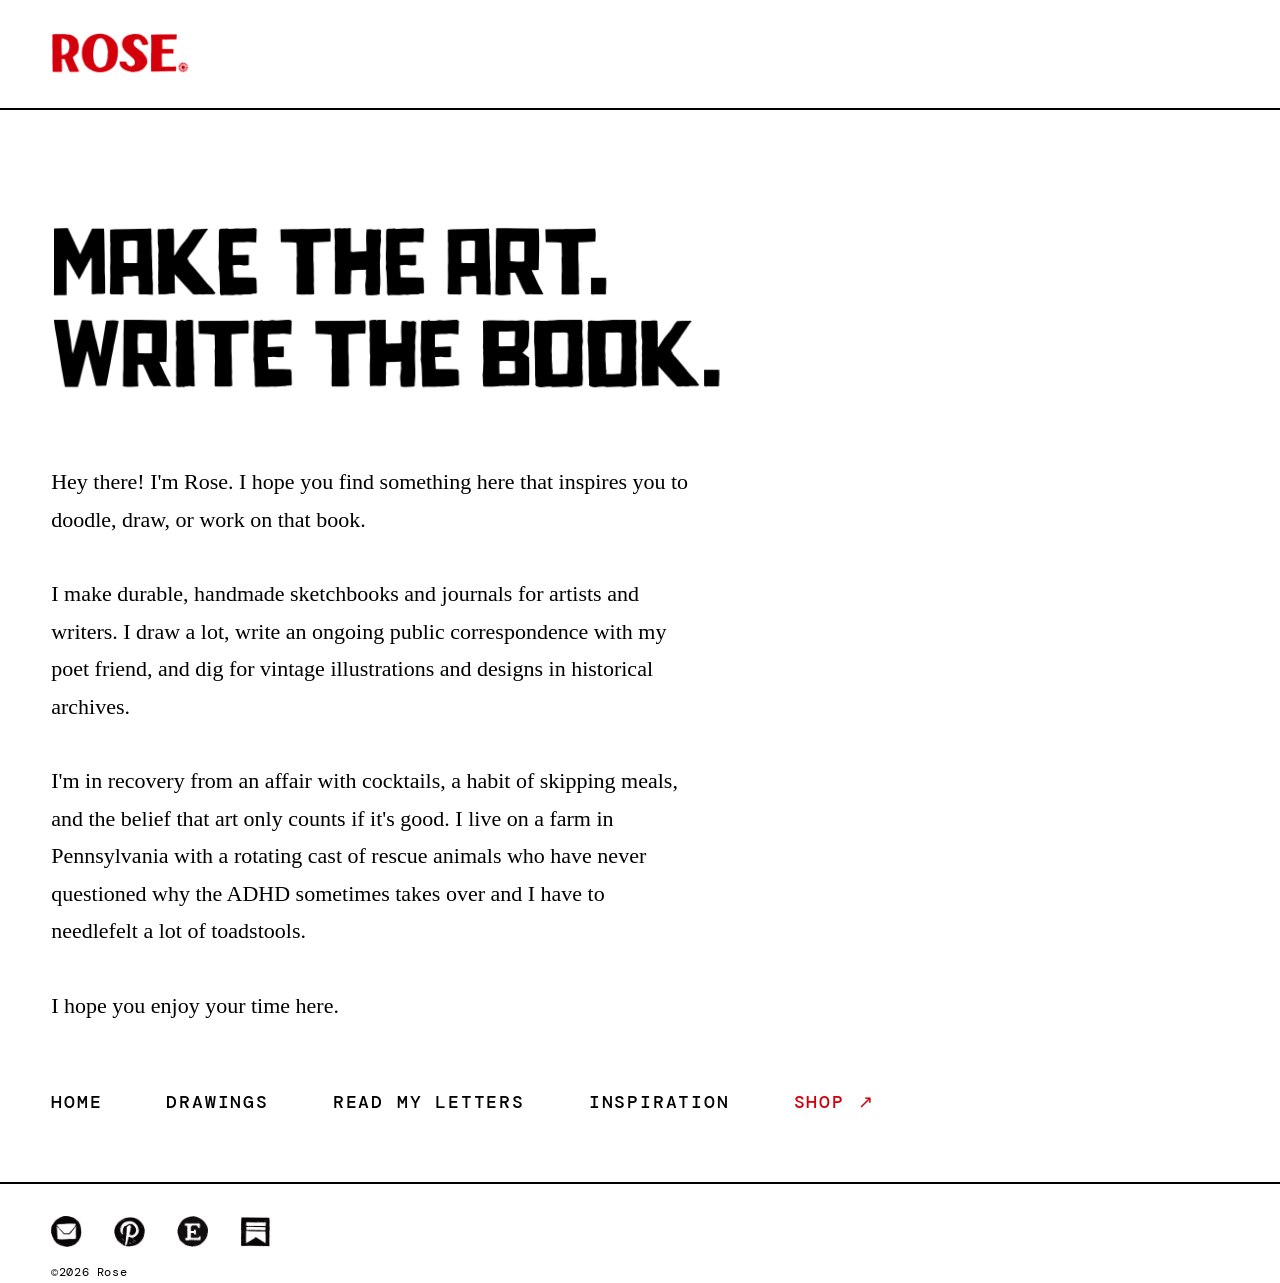
<file: index.html>
<!DOCTYPE html>
<html lang="en">
<head>
  <meta charset="UTF-8">
  <meta name="viewport" content="width=device-width, initial-scale=1.0">
  <title>Art with Rose</title>
  <meta name="description" content="Rose - Artist, Writer, Dreamer">
  <link rel="icon" href="assets/favicon.png" type="image/png">
  <meta property="og:title" content="Art with Rose">
  <meta property="og:description" content="Make the art. Write the book. Drawings, sketchbooks, and letters from a farm in Pennsylvania.">
  <meta property="og:image" content="https://yourdomain.com/assets/headerimage-1400.png">
  <meta property="og:url" content="https://yourdomain.com">
  <meta property="og:type" content="website">

  <!-- DM Mono — single CDN exception, per site spec -->
  <link rel="preconnect" href="https://fonts.googleapis.com">
  <link rel="preconnect" href="https://fonts.gstatic.com" crossorigin>
  <link href="https://fonts.googleapis.com/css2?family=DM+Mono:wght@400;500&display=swap" rel="stylesheet">

  <link rel="stylesheet" href="style.css">
</head>
  
<body class="page-home">

  <header class="site-header site-header--home">
    <div class="container">
    <a href="/" class="site-logo" aria-label="Rose — Artist Site, home">
      <img
        src="../assets/logo.png"
        alt="Rose — Artist Site"
        class="logo-image"
        width="64"
        height="24"
      >
    </a>
    </div>
  </header>


  <div class="home-layout">
  <div class="container">


    <picture>
      <source srcset="assets/headerimage-1400.png" media="(min-width: 901px)">
      <source srcset="assets/headerimage-800.png" media="(min-width: 481px)">
      <img
        src="assets/headerimage-400.png"
        alt="make the art. write the book."
        class="home-header-image"
      >
    </picture>

    <!-- Bio: replace all four lines with your actual text -->
    <div class="home-bio" aria-label="Artist biography">
      <!-- [BIO TEXT HERE] -->
      <p>Hey there! I'm Rose. I hope you find something here that inspires you to doodle, draw, or work on that book.<br><br>
        I make durable, handmade sketchbooks and journals for artists and writers. I draw a lot, write an ongoing public
        correspondence with my poet friend, and dig for vintage illustrations and designs in historical archives.<br><br>
        I'm in recovery from an affair with cocktails, a habit of skipping meals, and the belief that art only counts
        if it's good. I live on a farm in Pennsylvania with a rotating cast of rescue animals who have never questioned
        why the ADHD sometimes takes over and I have to needlefelt a lot of toadstools.<br><br>

        I hope you enjoy your time here.
              </div>

    <!-- Navigation -->
    <nav class="home-nav" aria-label="Primary navigation">
      <ul class="nav-list">
        <li><a href="/" class="nav-link">Home</a></li>
        <li><a href="/gallery/" class="nav-link">Drawings</a></li>
        <li><a href="/letters/" class="nav-link">Read My Letters</a></li>
        <li><a href="/archive/" class="nav-link">Inspiration</a></li>
        <li>
          <a
            href="https://www.etsy.com/shop/MyNarrativeFlow"
            class="nav-link nav-link--shop"
            target="_blank"
            rel="noopener noreferrer"
          >Shop ↗</a>
        </li>
      </ul>
    </nav>
     

  </div><!-- /container -->
  </div><!-- /home-layout -->

  <footer class="home-footer">
      <div class="container">
      <div class="home-social">
        <a href="mailto:your@email.com" aria-label="Email Rose">
          <img src="assets/socialicons-email-1040.png" alt="Email" class="social-icon">
        </a>
        <a href="https://www.pinterest.com/mynarrativeflow" target="_blank" rel="noopener noreferrer" aria-label="Pinterest">
          <img src="assets/socialicons-pinterest-1040.png" alt="Pinterest" class="social-icon">
        </a>
        <a href="https://www.etsy.com/shop/MyNarrativeFlow" target="_blank" rel="noopener noreferrer" aria-label="Etsy">
          <img src="assets/socialicons-etsy-1040.png" alt="Etsy" class="social-icon">
        </a>
        <a href="https://psdraftinprogress.substack.com" target="_blank" rel="noopener noreferrer" aria-label="Substack">
          <img src="assets/socialicons-substack-1040.png" alt="Substack" class="social-icon">
        </a>
      </div>
      <p class="home-copyright">©2026 Rose</p>
        </div>
    </footer>

</body>
</html>
</file>
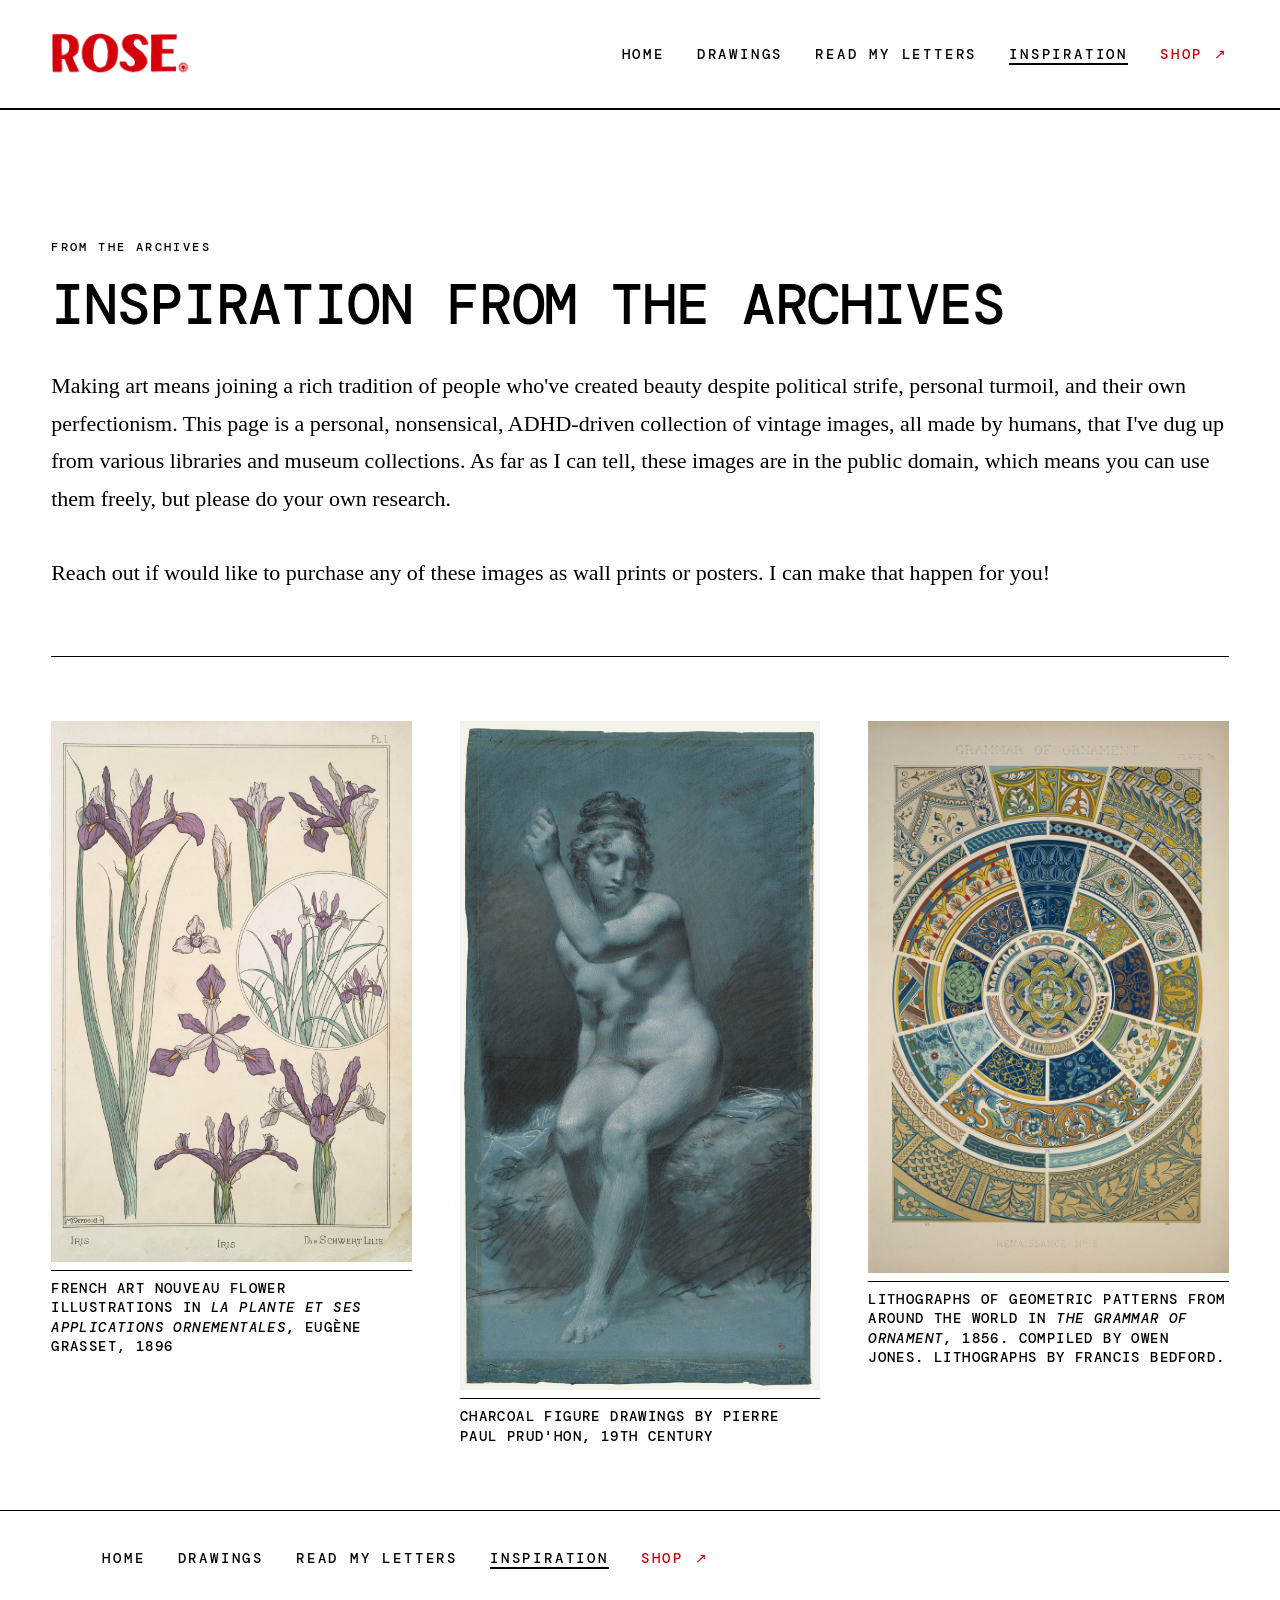
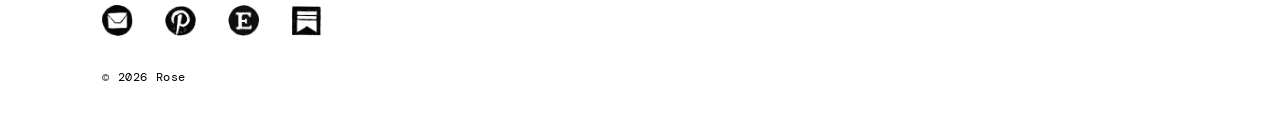
<file: archive/index.html>
<!DOCTYPE html>
<html lang="en">
<head>
  <meta charset="UTF-8">
  <meta name="viewport" content="width=device-width, initial-scale=1.0">
  <title>Inspiration — Rose</title>
  <meta name="description" content="A curated archive of public domain images organized by theme — botanical engravings, natural history prints, anatomical illustrations, and more.">
  <link rel="icon" href="/assets/favicon.png" type="image/png">

  <link rel="preconnect" href="https://fonts.googleapis.com">
  <link rel="preconnect" href="https://fonts.gstatic.com" crossorigin>
  <link href="https://fonts.googleapis.com/css2?family=DM+Mono:wght@400;500&display=swap" rel="stylesheet">

  <link rel="stylesheet" href="../style.css">
</head>
<body class="page-archive page-wrapper">

  <header class="site-header">
    <div class="container">
    <a href="/" class="site-logo" aria-label="Rose — Artist Site, home">
      <img
        src="/assets/logo.png"
        alt="Rose — Artist Site"
        class="logo-image"
      >
    </a>

    <nav class="site-nav" aria-label="Primary navigation">
      <ul class="nav-list">
        <li><a href="/" class="nav-link">Home</a></li>
        <li><a href="/gallery/" class="nav-link">Drawings</a></li>
        <li><a href="/letters/" class="nav-link">Read My Letters</a></li>
        <li><a href="/archive/" class="nav-link" aria-current="page">Inspiration</a></li>
        <li>
          <a
            href="https://www.etsy.com/shop/MyNarrativeFlow"
            class="nav-link nav-link--shop"
            target="_blank"
            rel="noopener noreferrer"
          >Shop ↗</a>
        </li>
      </ul>
    </nav>
    </div>
  </header>

  <main class="site-main" id="main-content">
    <div class="container">

      <header class="archive-header">
        <p class="section-label">from the archives</p>
        <h1 class="page-title">Inspiration From the archives</h1>
        <p class="page-description">
          Making art means joining a rich tradition of people who've created beauty despite political strife, personal turmoil, and their own perfectionism. 
          This page is a personal, nonsensical, ADHD-driven collection of vintage images, all made by humans, that I've dug up from various libraries and
          museum collections. As far as I can tell, these images are in the public domain, which means you can use them freely, but please do your own research. 
          <br><br> Reach out if would like to purchase any of these images as wall prints or posters. I can make that happen for you! 
        </p>
      </header>

      <!-- Theme grid: each card links to a collection sub-page.
           Add a new <li> for each new theme you create.
           Create a matching folder at /archive/[theme-name]/
           and copy collection-template.html into it as index.html. -->
      <section aria-label="Archive themes">
        <ul class="image-grid image-grid--archive">


          <!-- THEME CARD — French Art Nouveau Flower Illustrations -->
<li>
  <article class="theme-card">
    <a href="/archive/french-art-nouveau-flower-illustration-downloads-1890s/">
      <img
        src="/archive/french-art-nouveau-flower-illustration-downloads-1890s/images/french-art-nouveau-flower-illustration-downloads-1890s-iris.jpg"
        alt="French Art Nouveau image to download of purple iris blooms and leaves in a vintage style. Illustration compiled by Eugène Grasset, 1896."
        width="800"
        height="600"
        loading="lazy"
      >
      <p class="theme-card__title">French Art Nouveau Flower Illustrations in <i>La plante et ses applications ornementales</i>, Eugène Grasset, 1896</p>
    </a>
  </article>
</li>

          <!-- THEME CARD — Figure Drawings by Pierre Paul Prud'hon -->
<li>
  <div class="theme-card">
    <a href="/archive/figure-drawings-prudhon-french-renaissance/">
      <img
        src="/archive/figure-drawings-prudhon-french-renaissance/images/prudhon-chalk-figure-study-female-nude-seated-1800-art-drawing-reference.jpg"
        alt="Pierre Paul Prud'hon chalk figure study of a seated female nude, about 1800, public domain art reference"
        width="800"
        height="1050"
        loading="lazy"
      >
      <span class="theme-card__title">Charcoal Figure Drawings by Pierre Paul Prud'hon, 19th century</span>
    </a>
  </div>
</li>
          
             <!-- THEME CARD — THE GRAMMAR OF ORNAMENT -->
<li>
  <article class="theme-card">
    <a href="/archive/french-art-nouveau-flower-illustration-downloads-1890s/">
       <img
        src="/archive/the_grammar_of_ornament/images/renaissance-ornament-pottery-marlborough-house-1856_geometric_pattern.jpg"
        alt="A lithographic print depicting Renaissance ornaments from pottery at Marlborough House, published in London in 1856 as part of The Grammar of Ornament series."
        width="800"
        height="1050"
        loading="lazy"
      >
      <p class="theme-card__title">Lithographs of Geometric Patterns from around the world in <i>The Grammar of ornament</i>, 1856. Compiled by Owen Jones. Lithographs by Francis Bedford.</p>
    </a>
  </article>
</li>

          <!-- Keep adding <li> / <article class="theme-card"> blocks for each new collection -->

        </ul>
      </section>

    </div>
  </main>

  <footer class="site-footer">
    <div class="container">
      <nav class="footer-nav" aria-label="Footer navigation">
        <ul class="nav-list">
          <li><a href="/" class="nav-link">Home</a></li>
          <li><a href="/gallery/" class="nav-link">Drawings</a></li>
          <li><a href="/letters/" class="nav-link">Read My Letters</a></li>
          <li><a href="/archive/" class="nav-link" aria-current="page">Inspiration</a></li>
          <li>
            <a
              href="https://www.etsy.com/shop/MyNarrativeFlow"
              class="nav-link nav-link--shop"
              target="_blank"
              rel="noopener noreferrer"
            >Shop ↗</a>
          </li>
        </ul>
      </nav>
      <div class="home-social">
        <a href="mailto:your@email.com" aria-label="Email Rose">
          <img src="../assets/socialicons-email-1040.png" alt="Email" class="social-icon">
        </a>
        <a href="https://www.pinterest.com/mynarrativeflow" target="_blank" rel="noopener noreferrer" aria-label="Pinterest">
          <img src="../assets/socialicons-pinterest-1040.png" alt="Pinterest" class="social-icon">
        </a>
        <a href="https://www.etsy.com/shop/MyNarrativeFlow" target="_blank" rel="noopener noreferrer" aria-label="Etsy">
          <img src="../assets/socialicons-etsy-1040.png" alt="Etsy" class="social-icon">
        </a>
        <a href="https://psdraftinprogress.substack.com" target="_blank" rel="noopener noreferrer" aria-label="Substack">
          <img src="../assets/socialicons-substack-1040.png" alt="Substack" class="social-icon">
        </a>
      </div>
      <p>© 2026 Rose</p>
    </div>
  </footer>

</body>
</html>
</file>
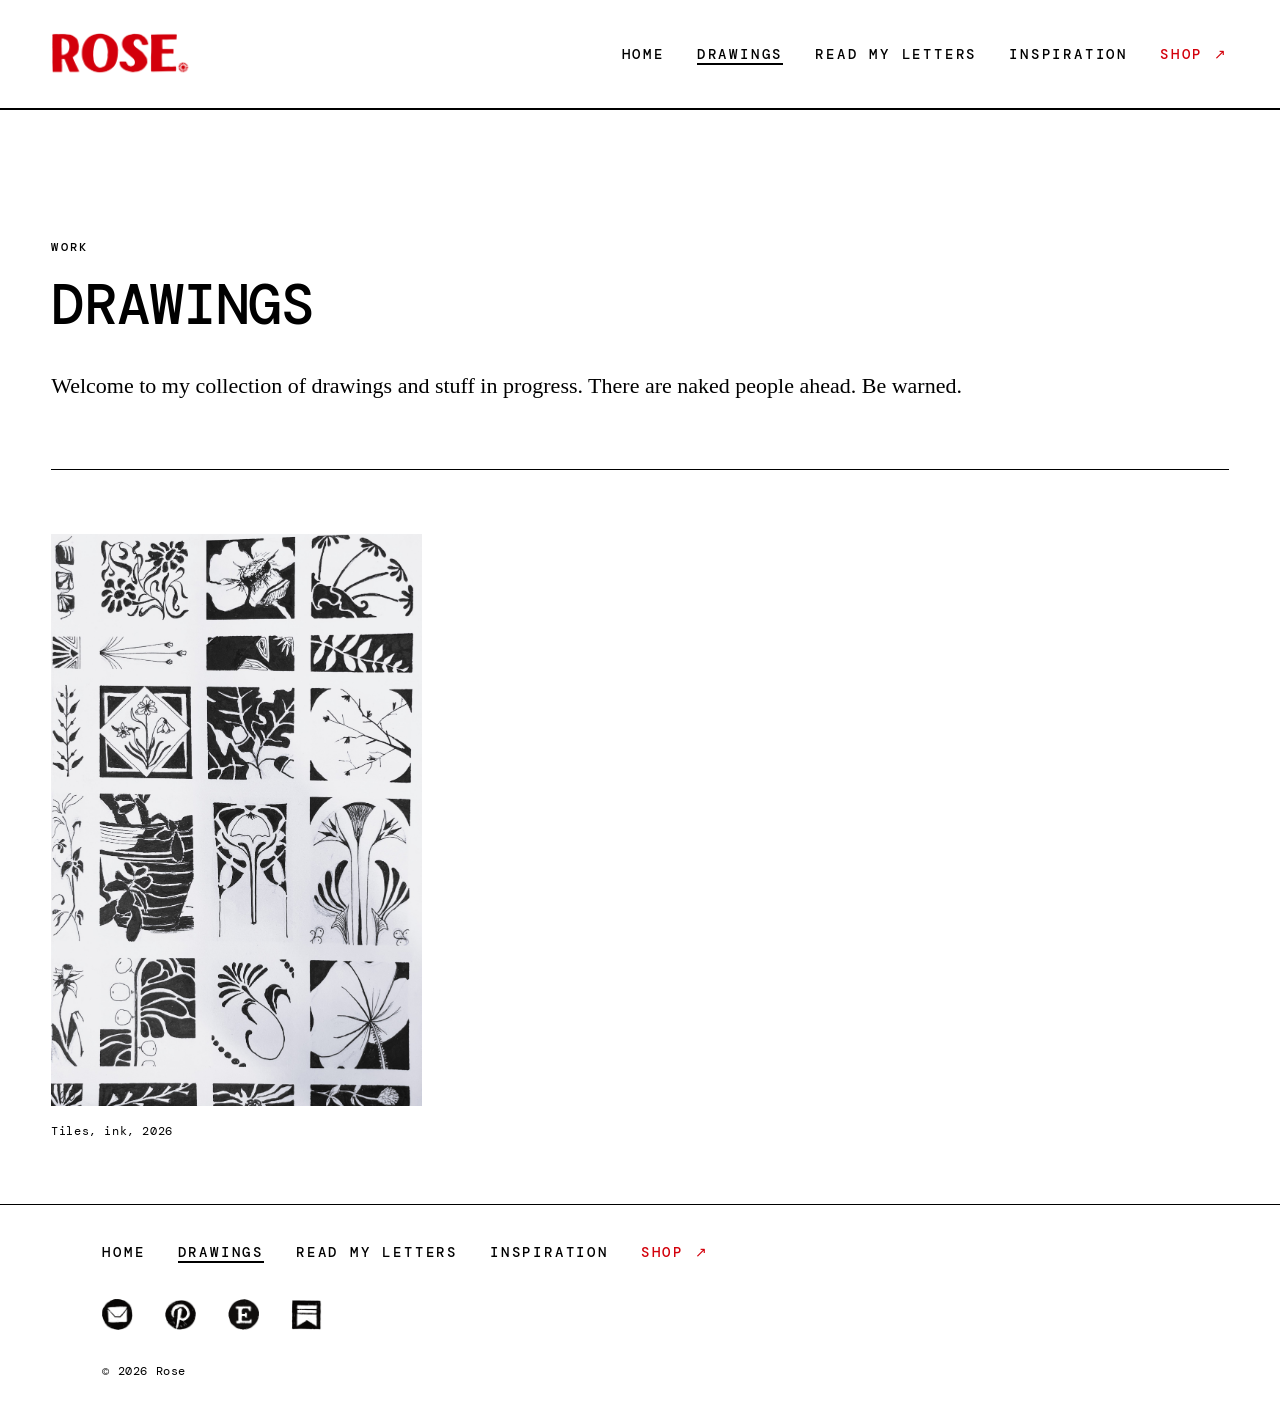
<file: gallery/index.html>
<!DOCTYPE html>
<html lang="en">
<head>
  <meta charset="UTF-8">
  <meta name="viewport" content="width=device-width, initial-scale=1.0">
  <title>Drawings and Prints — Rose</title>
  <meta name="description" content="Original drawings and artwork by [Artist Name].">
  <link rel="icon" href="/assets/favicon.png" type="image/png">

  <link rel="preconnect" href="https://fonts.googleapis.com">
  <link rel="preconnect" href="https://fonts.gstatic.com" crossorigin>
  <link href="https://fonts.googleapis.com/css2?family=DM+Mono:wght@400;500&display=swap" rel="stylesheet">

  <link rel="stylesheet" href="../style.css">
</head>
<body class="page-gallery page-wrapper">

  <header class="site-header">
    <div class="container">
    <!-- Logo: replace /images/logo.png with your actual logo file -->
    <a href="/" class="site-logo" aria-label="Rose — Artist Site, home">
      <img
        src="/assets/logo.png"
        alt="Rose — Artist Site"
        class="logo-image"
      >
    </a>

    <nav class="site-nav" aria-label="Primary navigation">
      <ul class="nav-list">
        <li><a href="/" class="nav-link">Home</a></li>
        <li><a href="/gallery/" class="nav-link" aria-current="page">Drawings</a></li>
        <li><a href="/letters/" class="nav-link">Read My Letters</a></li>
        <li><a href="/archive/" class="nav-link">Inspiration</a></li>
        <li>
          <a
            href="https://www.etsy.com/shop/MyNarrativeFlow"
            class="nav-link nav-link--shop"
            target="_blank"
            rel="noopener noreferrer"
          >Shop ↗</a>
        </li>
      </ul>
    </nav>
    </div>
  </header>

  <main class="site-main" id="main-content">
    <div class="container">

      <header class="gallery-header">
        <p class="section-label">Work</p>
        <h1 class="page-title">Drawings</h1>
        <p class="page-description">
          Welcome to my collection of drawings and stuff in progress. There are naked people ahead. Be warned. 
                </p>
      </header>

      <!-- Image grid: add or remove <article> blocks as needed.
           Each image links to an external URL and opens in a new tab.
           Follow filename conventions: descriptive-kebab-case.jpg
           See image-block-snippet.html for copy-paste block. -->
      <section aria-label="Gallery images">
        <ul class="image-grid image-grid--gallery">

          <!-- [IMAGE BLOCK — copy pattern below for each artwork] -->

          <li>
  <figure class="image-block">
    <a
      href="#"
      target="_blank"
      rel="noopener noreferrer"
      aria-label="View Tiles, ink, 2026 (opens in new tab)"
    >
      <img
        src="/gallery/images/finishedtiles.jpg"
        alt="Ink drawings of public domain images"
        width="800"
        height="1000"
        loading="lazy"
      >
    </a>
    <figcaption>Tiles, ink, 2026</figcaption>
  </figure>
</li>


         

          <!-- Add more <li> / <figure> blocks here following the same pattern -->

        </ul>
      </section>

    </div>
  </main>

  <footer class="site-footer">
    <div class="container">
      <nav class="footer-nav" aria-label="Footer navigation">
        <ul class="nav-list">
          <li><a href="/" class="nav-link">Home</a></li>
          <li><a href="/gallery/" class="nav-link" aria-current="page">Drawings</a></li>
          <li><a href="/letters/" class="nav-link">Read My Letters</a></li>
          <li><a href="/archive/" class="nav-link">Inspiration</a></li>
          <li>
            <a
              href="https://www.etsy.com/shop/MyNarrativeFlow"
              class="nav-link nav-link--shop"
              target="_blank"
              rel="noopener noreferrer"
            >Shop ↗</a>
          </li>
        </ul>
      </nav>
      <div class="home-social">
        <a href="mailto:your@email.com" aria-label="Email Rose">
          <img src="../assets/socialicons-email-1040.png" alt="Email" class="social-icon">
        </a>
        <a href="https://www.pinterest.com/mynarrativeflow" target="_blank" rel="noopener noreferrer" aria-label="Pinterest">
          <img src="../assets/socialicons-pinterest-1040.png" alt="Pinterest" class="social-icon">
        </a>
        <a href="https://www.etsy.com/shop/MyNarrativeFlow" target="_blank" rel="noopener noreferrer" aria-label="Etsy">
          <img src="../assets/socialicons-etsy-1040.png" alt="Etsy" class="social-icon">
        </a>
        <a href="https://psdraftinprogress.substack.com" target="_blank" rel="noopener noreferrer" aria-label="Substack">
          <img src="../assets/socialicons-substack-1040.png" alt="Substack" class="social-icon">
        </a>
      </div>
      <p>© 2026 Rose</p>
    </div>
  </footer>

</body>
</html>
</file>
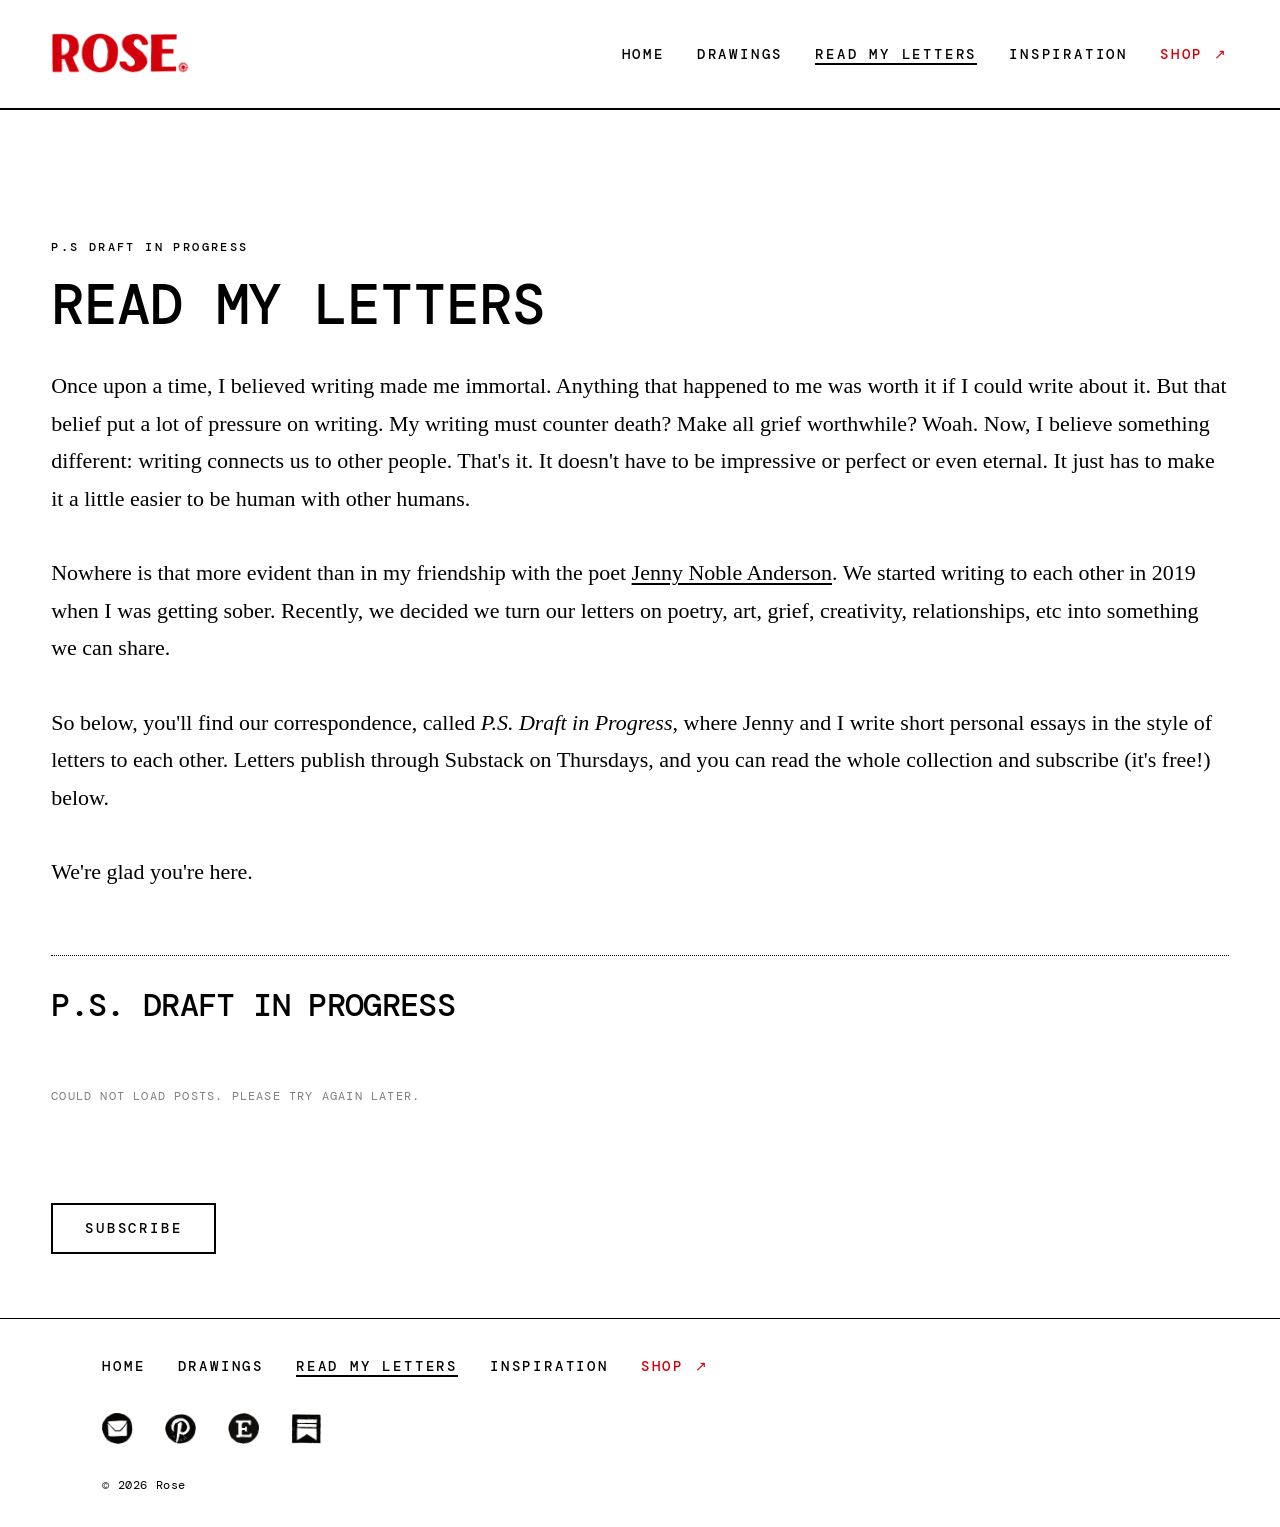
<file: letters/index.html>
<!DOCTYPE html>
<html lang="en">
<head>
  <meta charset="UTF-8">
  <meta name="viewport" content="width=device-width, initial-scale=1.0">
  <title>Letters — Rose</title>
  <meta name="description" content="An ongoing correspondence between Rose and her poet friend. Read the letters at psdraftinprogress.substack.com.">
  <link rel="icon" href="/assets/favicon.png" type="image/png">

  <link rel="preconnect" href="https://fonts.googleapis.com">
  <link rel="preconnect" href="https://fonts.gstatic.com" crossorigin>
  <link href="https://fonts.googleapis.com/css2?family=DM+Mono:wght@400;500&display=swap" rel="stylesheet">

  <link rel="stylesheet" href="../style.css">
</head>
<body class="page-letters page-wrapper">

  <header class="site-header">
    <div class="container">
    <a href="/" class="site-logo" aria-label="Rose — Artist Site, home">
      <img
        src="/assets/logo.png"
        alt="Rose — Artist Site"
        class="logo-image"
      >
    </a>

    <nav class="site-nav" aria-label="Primary navigation">
      <ul class="nav-list">
        <li><a href="/" class="nav-link">Home</a></li>
        <li><a href="/gallery/" class="nav-link">Drawings</a></li>
        <li><a href="/letters/" class="nav-link" aria-current="page">Read My Letters</a></li>
        <li><a href="/archive/" class="nav-link">Inspiration</a></li>
        <li>
          <a
            href="https://www.etsy.com/shop/MyNarrativeFlow"
            class="nav-link nav-link--shop"
            target="_blank"
            rel="noopener noreferrer"
          >Shop ↗</a>
        </li>
      </ul>
    </nav>
    </div>
  </header>

  <main class="site-main" id="main-content">
    <div class="container">

      <header class="letters-header">
        <p class="section-label">p.s draft in progress</p>
        <h1 class="page-title">Read My Letters</h1>
        <p class="page-description">
          Once upon a time, I believed writing made me immortal. Anything that happened to me was worth it if I could write about it. 
          But that belief put a lot of pressure on writing. My writing must counter death? Make all grief worthwhile? Woah. Now, I believe something different:
          writing connects us to other people. That's it. It doesn't have to be impressive or perfect or even eternal.
          It just has to make it a little easier to be human with other humans.<br><br>Nowhere is that more evident than in 
          my friendship with the poet <a href="https://www.jennynobleanderson.com/" target="_blank">Jenny Noble Anderson</a>. We started
          writing to each other in 2019 when I was getting sober. Recently, we decided we turn our letters on poetry, art, grief, creativity, 
          relationships, etc into something we can share.<br><br> So below, you'll find our correspondence, called <i>P.S. Draft in Progress</i>, where Jenny and I write
          short personal essays in the style of letters to each other. Letters publish through Substack on Thursdays, and you can read the whole collection 
          and subscribe (it's free!) below. <br><br>We're glad you're here. 
                </p>
      </header>

      <h2 class="letters-feed-heading">P.S. Draft in Progress</h2>
      <section aria-label="Recent letters">
        <div
          class="substack-feed-embed"
          data-substack-url="psdraftinprogress.substack.com"
          data-posts="6"
          data-show-dates="true"
        ></div>
      </section>
      
      <div class="letters-subscribe">
        <a href="https://psdraftinprogress.substack.com/subscribe" class="letters-subscribe-btn" target="_blank" rel="noopener noreferrer">Subscribe</a>
      </div>

    </div>
        
  </main>

  <footer class="site-footer">
    <div class="container">
      <nav class="footer-nav" aria-label="Footer navigation">
        <ul class="nav-list">
          <li><a href="/" class="nav-link">Home</a></li>
          <li><a href="/gallery/" class="nav-link">Drawings</a></li>
          <li><a href="/letters/" class="nav-link" aria-current="page">Read My Letters</a></li>
          <li><a href="/archive/" class="nav-link">Inspiration</a></li>
          <li>
            <a
              href="https://www.etsy.com/shop/MyNarrativeFlow"
              class="nav-link nav-link--shop"
              target="_blank"
              rel="noopener noreferrer"
            >Shop ↗</a>
          </li>
        </ul>
      </nav>
      <div class="home-social">
        <a href="mailto:your@email.com" aria-label="Email Rose">
          <img src="../assets/socialicons-email-1040.png" alt="Email" class="social-icon">
        </a>
        <a href="https://www.pinterest.com/mynarrativeflow" target="_blank" rel="noopener noreferrer" aria-label="Pinterest">
          <img src="../assets/socialicons-pinterest-1040.png" alt="Pinterest" class="social-icon">
        </a>
        <a href="https://www.etsy.com/shop/MyNarrativeFlow" target="_blank" rel="noopener noreferrer" aria-label="Etsy">
          <img src="../assets/socialicons-etsy-1040.png" alt="Etsy" class="social-icon">
        </a>
        <a href="https://psdraftinprogress.substack.com" target="_blank" rel="noopener noreferrer" aria-label="Substack">
          <img src="../assets/socialicons-substack-1040.png" alt="Substack" class="social-icon">
        </a>
      </div>
      <p>© 2026 Rose</p>
    </div>
  </footer>

<script src="../letters/substack-feed.js"></script>
</body>
</html>
</file>
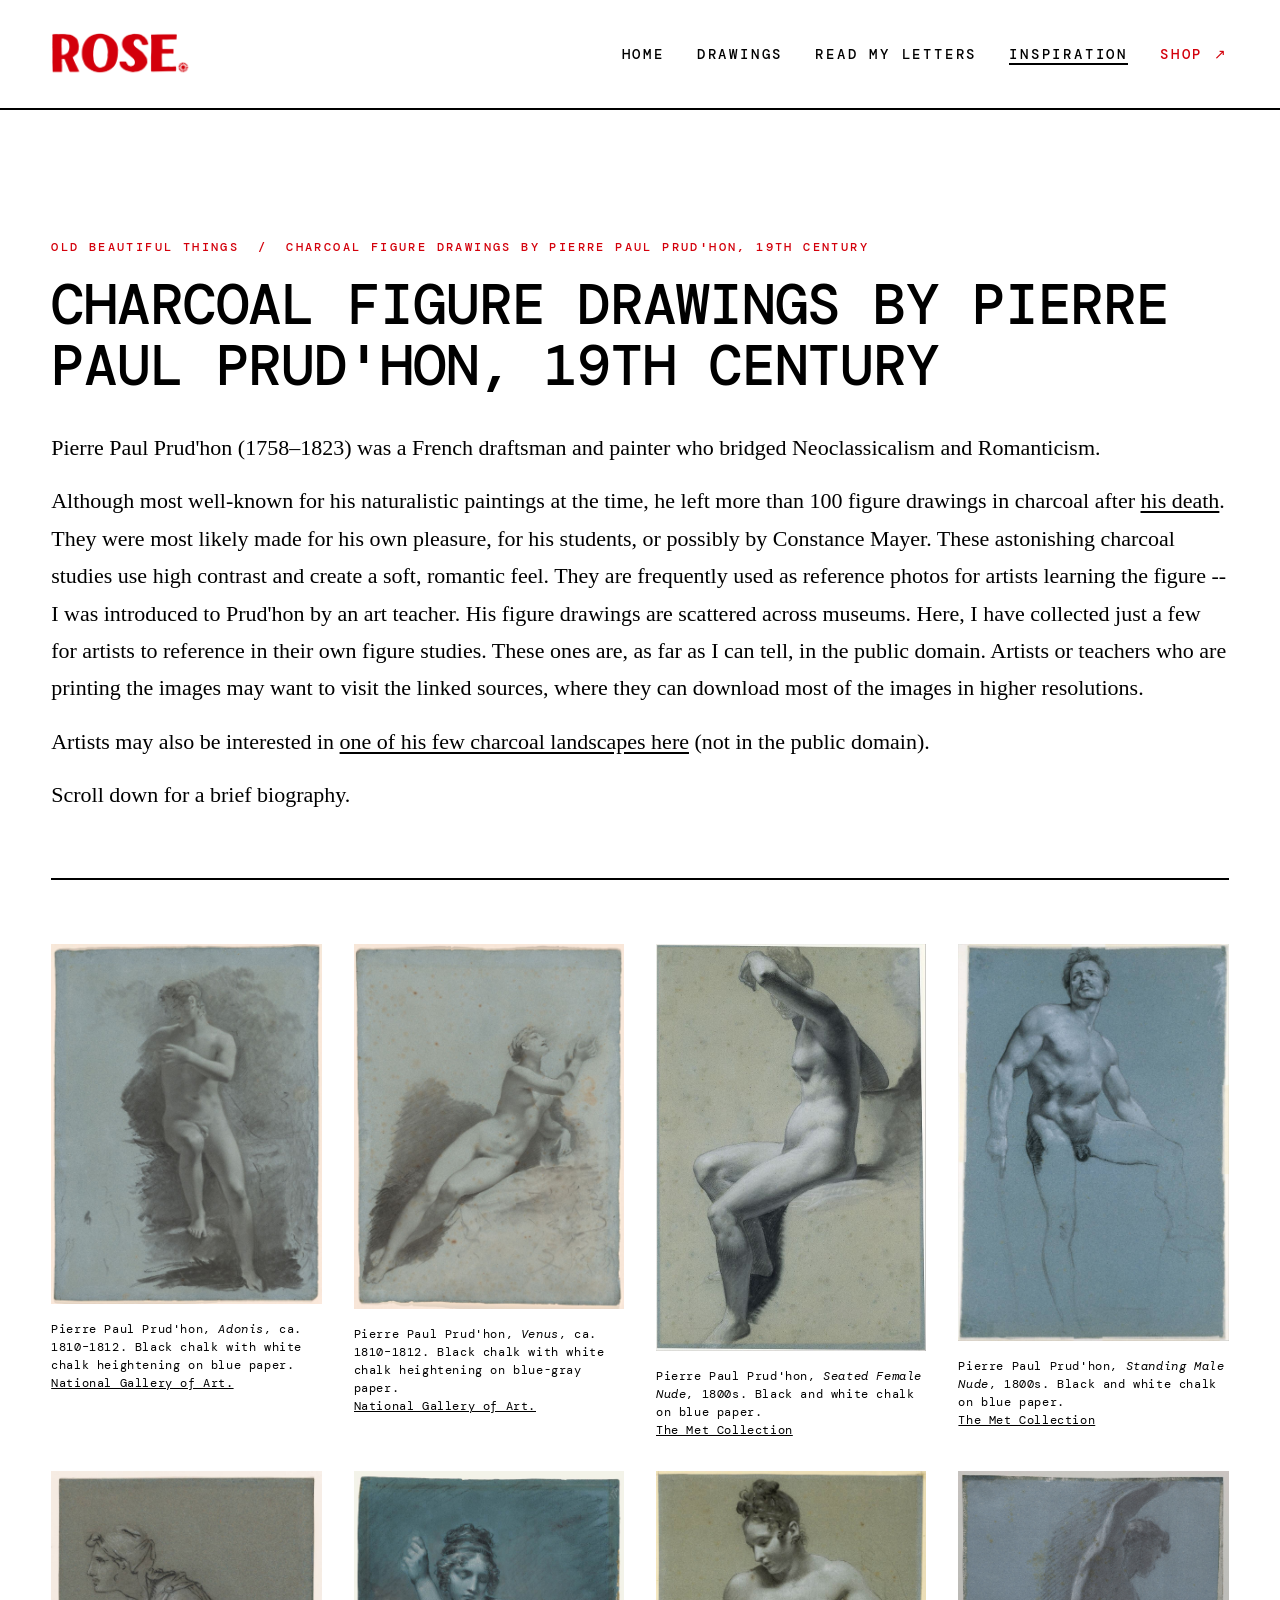
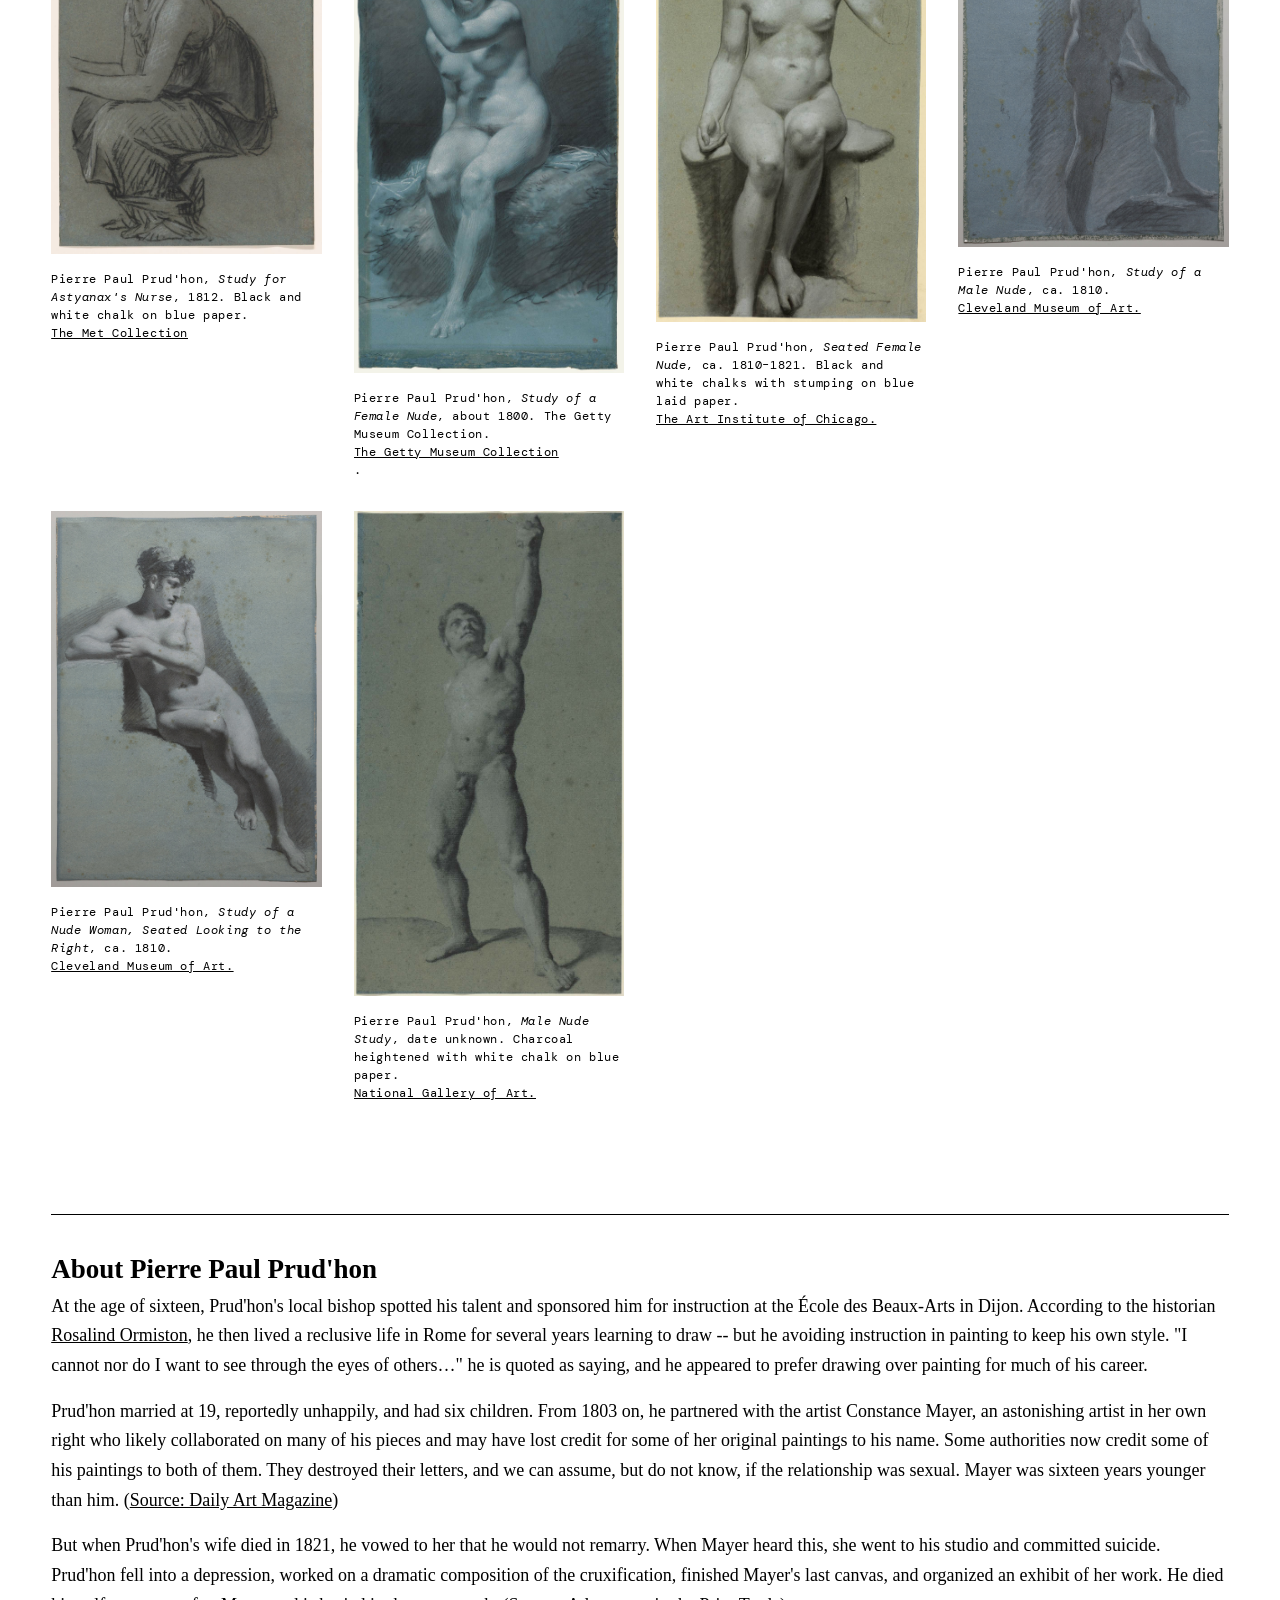
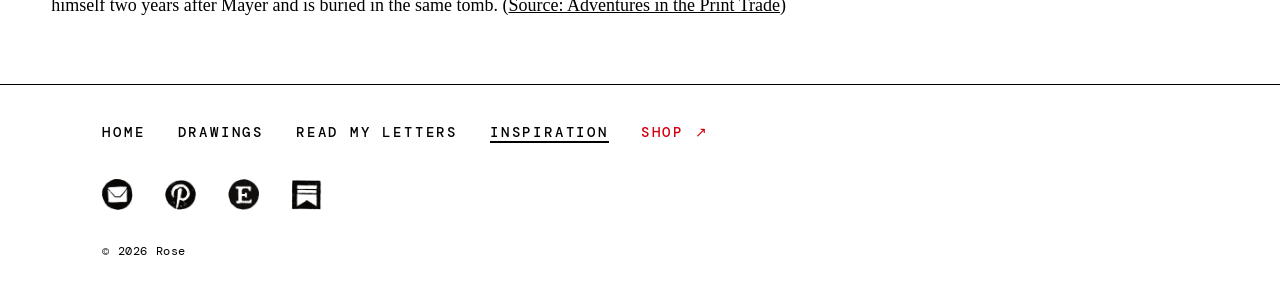
<file: archive/figure-drawings-prudhon-french-renaissance/index.html>
<!DOCTYPE html>
<html lang="en">
<head>
  <meta charset="UTF-8">
  <meta name="viewport" content="width=device-width, initial-scale=1.0">

  <title>Charcoal Figure Drawings by Pierre Paul Prud'hon, 19th century — Old Beautiful Things — Rose</title>

  <meta name="description" content="A collection of public domain charcoal and chalk figure drawings by Pierre-Paul Prud'hon (1758–1823), French Neoclassical and Romantic artist. Academic nude studies on blue paper from major museum collections.">
  <link rel="icon" href="/assets/favicon.png" type="image/png">
  <link rel="preconnect" href="https://fonts.googleapis.com">
  <link rel="preconnect" href="https://fonts.gstatic.com" crossorigin>
  <link href="https://fonts.googleapis.com/css2?family=DM+Mono:wght@400;500&display=swap" rel="stylesheet">

  <link rel="stylesheet" href="../../style.css">
</head>
<body class="page-collection page-wrapper">

  <header class="site-header">
    <div class="container">
    <a href="/" class="site-logo" aria-label="Rose — Artist Site, home">
      <img
        src="/assets/logo.png"
        alt="Rose — Artist Site"
        class="logo-image"
      >
    </a>

    <nav class="site-nav" aria-label="Primary navigation">
      <ul class="nav-list">
        <li><a href="/" class="nav-link">Home</a></li>
        <li><a href="/gallery/" class="nav-link">Drawings</a></li>
        <li><a href="/letters/" class="nav-link">Read My Letters</a></li>
        <li><a href="/archive/" class="nav-link" aria-current="page">Inspiration</a></li>
        <li>
          <a
            href="https://www.etsy.com/shop/MyNarrativeFlow"
            class="nav-link nav-link--shop"
            target="_blank"
            rel="noopener noreferrer"
          >Shop ↗</a>
        </li>
      </ul>
    </nav>
    </div>
  </header>

  <main class="site-main" id="main-content">
    <div class="container">

      <header class="collection-header">
        <p class="section-label">
          <a href="/archive/" style="color: inherit; text-decoration: none;">Old Beautiful Things</a>
          &nbsp;/&nbsp; Charcoal Figure Drawings by Pierre Paul Prud'hon, 19th century
        </p>

        <h1 class="page-title">Charcoal Figure Drawings by Pierre Paul Prud'hon, 19th century</h1>

        <div class="page-description">
          <p>Pierre Paul Prud'hon (1758–1823) was a French draftsman and painter who bridged Neoclassicalism and Romanticism.</p>
          <p> Although most well-known for his naturalistic paintings at the time, he left more than 100 figure drawings in charcoal after <a href="https://www.britishmuseum.org/collection/object/P_1968-0210-18" target="_blank" rel="noopener noreferrer">his death</a>. They were most likely made for his own pleasure, for his students, or possibly by Constance Mayer. These astonishing charcoal studies use high contrast and create a soft, romantic feel. They are frequently used as reference photos for artists learning the figure -- I was introduced to Prud'hon by an art teacher. His figure drawings are scattered across museums. Here, I have collected just a few for artists to reference in their own figure studies. These ones are, as far as I can tell, in the public domain. Artists or teachers who are printing the images may want to visit the linked sources, where they can download most of the images in higher resolutions. 
          <p>Artists may also be interested in <a href="https://www.themorgan.org/drawings/item/110013" target="_blank" rel="noopener noreferrer">one of his few charcoal landscapes here</a> (not in the public domain).</p>
          <p>Scroll down for a brief biography.</p>
        </div>
      </header>

      <section aria-label="Prud'hon figure drawings collection">
        <ul class="image-grid image-grid--collection">

          <li>
            <figure class="image-block">
              <img
                src="/archive/figure-drawings-prudhon-french-renaissance/images/prudhon-chalk-male-nude-adonis-blue-paper-1810-art-drawing-reference.jpg"
                alt="Pierre-Paul Prud'hon (French, 1758–1823), black chalk with white chalk heightening, study of a male nude as Adonis, on blue paper, ca. 1810–1812, public domain art reference."
                width="800"
                height="1050"
                loading="lazy"
              >
              <figcaption>
                Pierre Paul Prud'hon, <i>Adonis</i>, ca. 1810–1812. Black chalk with white chalk heightening on blue paper. <a href="https://www.nga.gov/artworks/53380-adonis" target="_blank" rel="noopener noreferrer">National Gallery of Art.</a>
              </figcaption>
            </figure>
          </li>

          <li>
            <figure class="image-block">
              <img
                src="/archive/figure-drawings-prudhon-french-renaissance/images/prudhon-chalk-female-nude-venus-blue-paper-1810-art-drawing-reference.jpg"
                alt="Pierre-Paul Prud'hon (French, 1758–1823), black chalk with white chalk heightening, study of a female nude as Venus, on blue-gray paper, ca. 1810–1812, public domain art reference."
                width="800"
                height="1050"
                loading="lazy"
              >
              <figcaption>
                Pierre Paul Prud'hon, <i>Venus</i>, ca. 1810–1812. Black chalk with white chalk heightening on blue-gray paper. <a href="https://www.nga.gov/artworks/53381-venus" target="_blank" rel="noopener noreferrer">National Gallery of Art.</a>
              </figcaption>
            </figure>
          </li>

         
          <li>
            <figure class="image-block">
              <img
                src="/archive/figure-drawings-prudhon-french-renaissance/images/prudhon-charcoal-figure-study-seated-female-nude-1800s-reference.jpg"
                alt="Pierre Paul Prud'hon charcoal drawing of a seated female figure, academic study, early 19th century, public domain art reference."
                width="800"
                height="1050"
                loading="lazy"
              >
              <figcaption>
                Pierre Paul Prud'hon, <i>Seated Female Nude</i>, 1800s. Black and white chalk on blue paper. <a href="https://www.metmuseum.org/art/collection/search/335114" target="_blank" rel="noopener noreferrer">The Met Collection</a>
              </figcaption>
            </figure>
          </li>

          <li>
            <figure class="image-block">
              <img
                src="/archive/figure-drawings-prudhon-french-renaissance/images/prudhon-charcoal-figure-study-male-nude-1800s-art-drawing-reference.jpg"
                alt="Pierre Paul Prud'hon charcoal drawing of a male nude figure. academic study, early 19th century, public domain art reference."
                width="800"
                height="1050"
                loading="lazy"
              >
              <figcaption>
                Pierre Paul Prud'hon, <i>Standing Male Nude</i>, 1800s. Black and white chalk on blue paper. <a href="https://www.metmuseum.org/art/collection/search/335114" target="_blank" rel="noopener noreferrer">The Met Collection</a>
              </figcaption>
            </figure>
          </li>

          <li>
            <figure class="image-block">
              <img
                src="/archive/figure-drawings-prudhon-french-renaissance/images/prudhon-charcoal-study-astyanax-nurse-andromache-1812.jpg"
                alt="Pierre Paul Prud'hon, chalk study of a draped female figure, Astyanax's nurse, black and white chalk on blue paper, ca. 1812, preparatory drawing for Andromache and Astyanax, public domain art reference."
                width="800"
                height="1050"
                loading="lazy"
              >
              <figcaption>
                Pierre Paul Prud'hon, <i>Study for Astyanax's Nurse</i>, 1812. Black and white chalk on blue paper. <a href="https://www.metmuseum.org/art/collection/search/702452" target="_blank" rel="noopener noreferrer">The Met Collection</a>
              </figcaption>
            </figure>
          </li>

          <li>
            <figure class="image-block">
              <img
                src="/archive/figure-drawings-prudhon-french-renaissance/images/prudhon-chalk-figure-study-female-nude-seated-1800-art-drawing-reference.jpg"
                alt="Pierre Paul Prud'hon (French, 1758–1823), chalk study of a seated female nude with arm extended upward, head tilted with closed eyes, soft hatching technique, about 1800, public domain art reference."
                width="800"
                height="1050"
                loading="lazy"
              >
              <figcaption>
                Pierre Paul Prud'hon, <i>Study of a Female Nude</i>, about 1800. The Getty Museum Collection. <a href="https://www.getty.edu/art/collection/object/108FAM" target="_blank" rel="noopener noreferrer">The Getty Museum Collection</a>.
              </figcaption>
            </figure>
          </li>

          <li>
            <figure class="image-block">
              <img
                src="/archive/figure-drawings-prudhon-french-renaissance/images/prudhon-chalk-seated-female-nude-blue-paper-1810s-art-drawing-reference.jpg"
                alt="Pierre Paul Prud'hon (French, 1758–1823), black and white chalk study of a seated female nude on blue paper, stumping technique, model identified as Marguerite, ca. 1810–1821, public domain art reference."
                width="800"
                height="1050"
                loading="lazy"
              >
              <figcaption>
                Pierre Paul Prud'hon, <i>Seated Female Nude</i>, ca. 1810–1821. Black and white chalks with stumping on blue laid paper. <a href="https://www.artic.edu/artworks/145815/seated-female-nude" target="_blank" rel="noopener noreferrer">The Art Institute of Chicago.</a>
              </figcaption>
            </figure>
          </li>

          <li>
            <figure class="image-block">
              <img
                src="/archive/figure-drawings-prudhon-french-renaissance/images/prudhon-chalk-male-nude-study-verso-1810-art-drawing-reference.jpg"
                alt="Pierre-Paul Prud'hon (French, 1758–1823), chalk study of a male nude, verso, ca. 1810, public domain drawing reference image."
                width="800"
                height="1050"
                loading="lazy"
              >
              <figcaption>
                Pierre Paul Prud'hon, <i>Study of a Male Nude</i>, ca. 1810. <a href="https://www.clevelandart.org/art/1961.318.b" target="_blank" rel="noopener noreferrer">Cleveland Museum of Art.</a>
              </figcaption>
            </figure>
          </li>

          <li>
            <figure class="image-block">
              <img
                src="/archive/figure-drawings-prudhon-french-renaissance/images/prudhon-chalk-seated-female-nude-looking-right-1810-art-drawing-reference.jpg"
                alt="Pierre-Paul Prud'hon (French, 1758–1823), chalk study of a seated female nude looking to the right, recto, ca. 1810, public domain drawing reference image."
                width="800"
                height="1050"
                loading="lazy"
              >
              <figcaption>
                Pierre Paul Prud'hon, <i>Study of a Nude Woman, Seated Looking to the Right</i>, ca. 1810. <a href="https://www.clevelandart.org/art/1961.318.a" target="_blank" rel="noopener noreferrer">Cleveland Museum of Art.</a>
              </figcaption>
            </figure>
          </li>
          
           <li>
            <figure class="image-block">
              <img
                src="/archive/figure-drawings-prudhon-french-renaissance/images/prudhon-charcoal-male-nude-study-blue-paper-art-drawing-reference.jpg"
                alt="Pierre-Paul Prud'hon (French, 1758–1823), charcoal heightened with white chalk, male nude study on blue paper, National Gallery of Art, public domain art reference."
                width="800"
                height="1050"
                loading="lazy"
              >
              <figcaption>
                Pierre Paul Prud'hon, <i>Male Nude Study</i>, date unknown. Charcoal heightened with white chalk on blue paper. <a href="https://www.nga.gov/artworks/43605-male-nude-study" target="_blank" rel="noopener noreferrer">National Gallery of Art.</a>
              </figcaption>
            </figure>
          </li>

        </ul>
      </section>

      <section class="collection-bio" aria-label="About Pierre Paul Prud'hon">
  <h2>About Pierre Paul Prud'hon</h2><p>At the age of sixteen, Prud'hon's local bishop spotted his talent and sponsored him for instruction at the École des Beaux-Arts in Dijon. According to the historian <a href="http://www.cassone-art.com/magazine/article/2015/08/the-troubled-life-and-sublime-work-of-pierre-paul-prudhon/">Rosalind Ormiston</a>, he then lived a reclusive life in Rome for several years learning to draw -- but he avoiding instruction in painting to keep his own style. "I cannot nor do I want to see through the eyes of others…" he is quoted as saying, and he appeared to prefer drawing over painting for much of his career.</p>
  <p>Prud'hon married at 19, reportedly unhappily, and had six children. From 1803 on, he partnered with the artist Constance Mayer, an astonishing artist in her own right who likely collaborated on many of his pieces and may have lost credit for some of her original paintings to his name. Some authorities now credit some of his paintings to both of them. They destroyed their letters, and we can assume, but do not know, if the relationship was sexual. Mayer was sixteen years younger than him. (<a href="https://www.dailyartmagazine.com/constance-mayer-and-pierre-prudhon-better-together/">Source: Daily Art Magazine</a>)</p>
  <p>But when Prud'hon's wife died in 1821, he vowed to her that he would not remarry. When Mayer heard this, she went to his studio and committed suicide. Prud'hon fell into a depression, worked on a dramatic composition of the cruxification, finished Mayer's last canvas, and organized an exhibit of her work. He died himself two years after Mayer and is buried in the same tomb. (<a href="https://adventuresintheprinttrade.blogspot.com/2012/05/tender-agony-tragic-fate-of-pierre-paul.html">Source: Adventures in the Print Trade</a>)</p>
</section>

    </div>
  </main>

  <footer class="site-footer">
    <div class="container">
      <nav class="footer-nav" aria-label="Footer navigation">
        <ul class="nav-list">
          <li><a href="/" class="nav-link">Home</a></li>
          <li><a href="/gallery/" class="nav-link">Drawings</a></li>
          <li><a href="/letters/" class="nav-link">Read My Letters</a></li>
          <li><a href="/archive/" class="nav-link" aria-current="page">Inspiration</a></li>
          <li>
            <a
              href="https://www.etsy.com/shop/MyNarrativeFlow"
              class="nav-link nav-link--shop"
              target="_blank"
              rel="noopener noreferrer"
            >Shop ↗</a>
          </li>
        </ul>
      </nav>
      <div class="home-social">
        <a href="mailto:your@email.com" aria-label="Email Rose">
          <img src="../../assets/socialicons-email-1040.png" alt="Email" class="social-icon">
        </a>
        <a href="https://www.pinterest.com/mynarrativeflow" target="_blank" rel="noopener noreferrer" aria-label="Pinterest">
          <img src="../../assets/socialicons-pinterest-1040.png" alt="Pinterest" class="social-icon">
        </a>
        <a href="https://www.etsy.com/shop/MyNarrativeFlow" target="_blank" rel="noopener noreferrer" aria-label="Etsy">
          <img src="../../assets/socialicons-etsy-1040.png" alt="Etsy" class="social-icon">
        </a>
        <a href="https://psdraftinprogress.substack.com" target="_blank" rel="noopener noreferrer" aria-label="Substack">
          <img src="../../assets/socialicons-substack-1040.png" alt="Substack" class="social-icon">
        </a>
      </div>
      <p>© 2026 Rose</p>
    </div>
  </footer>

</body>
</html>
</file>
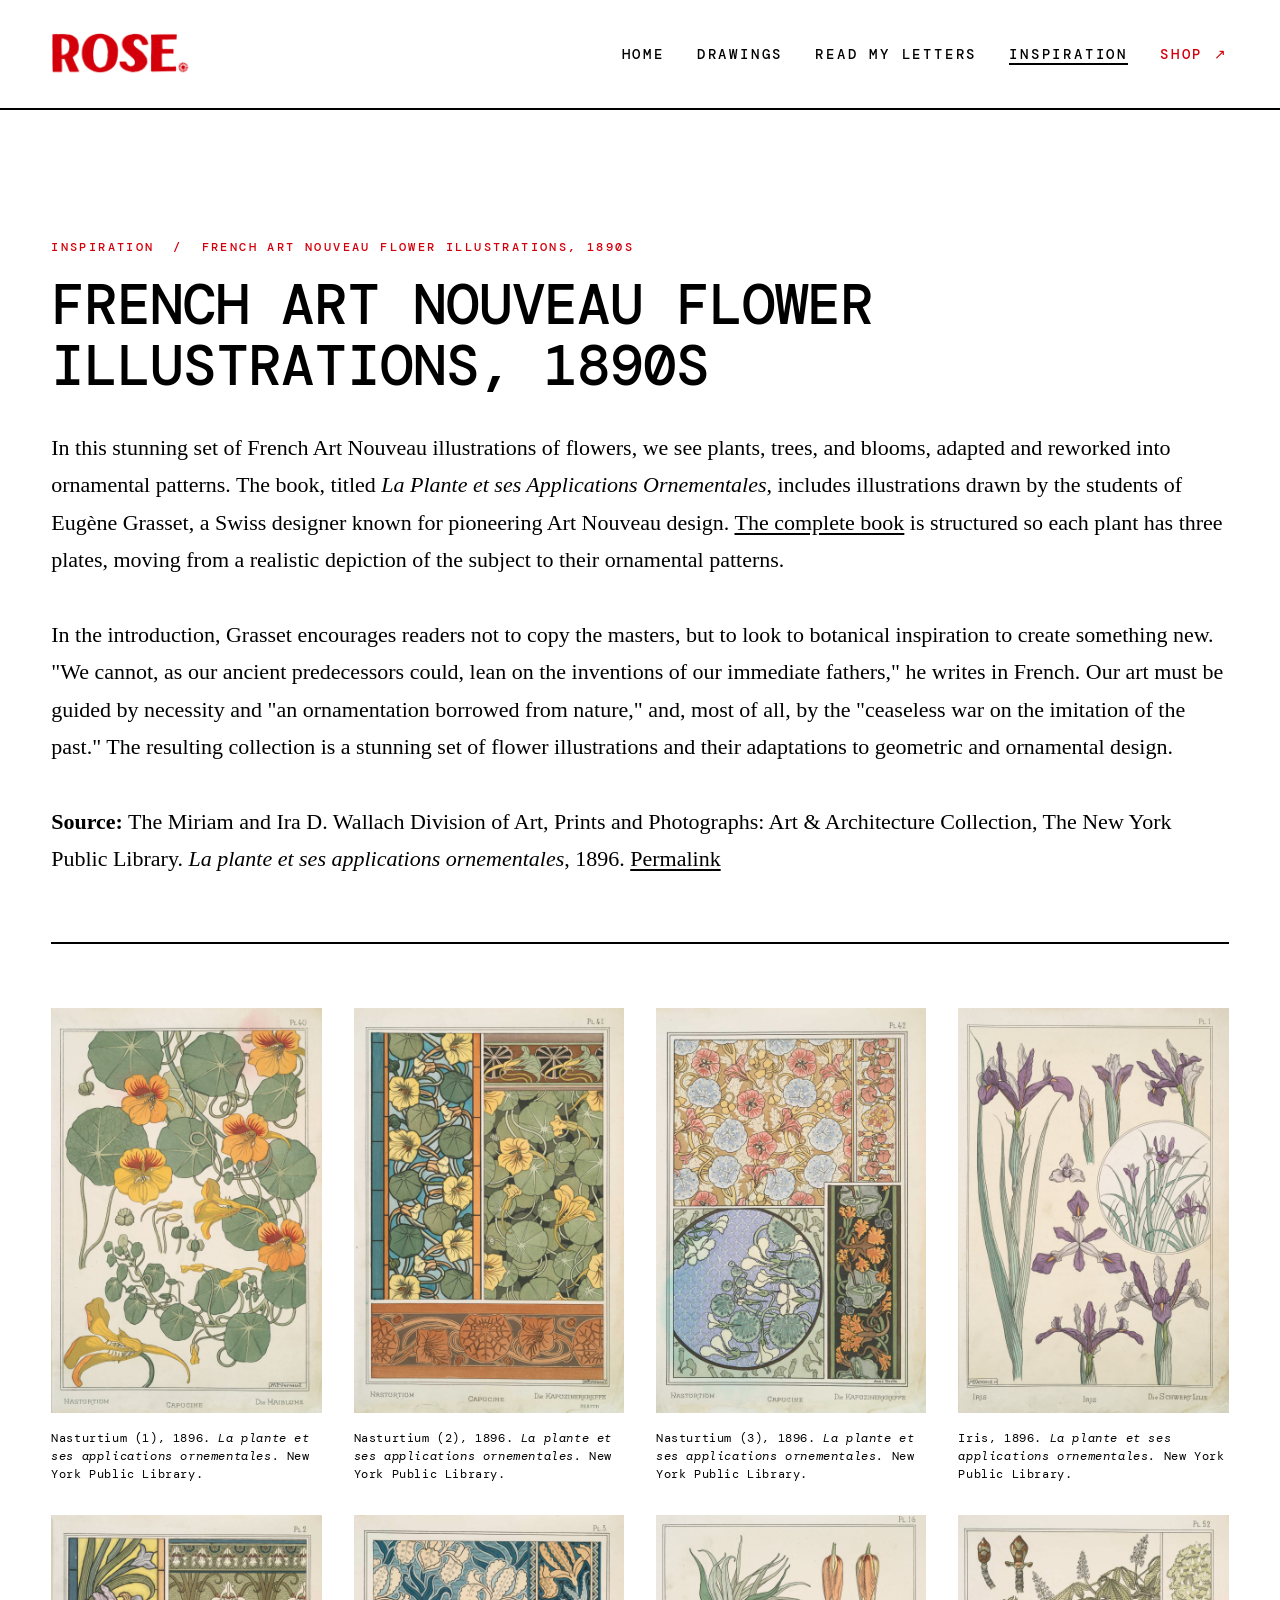
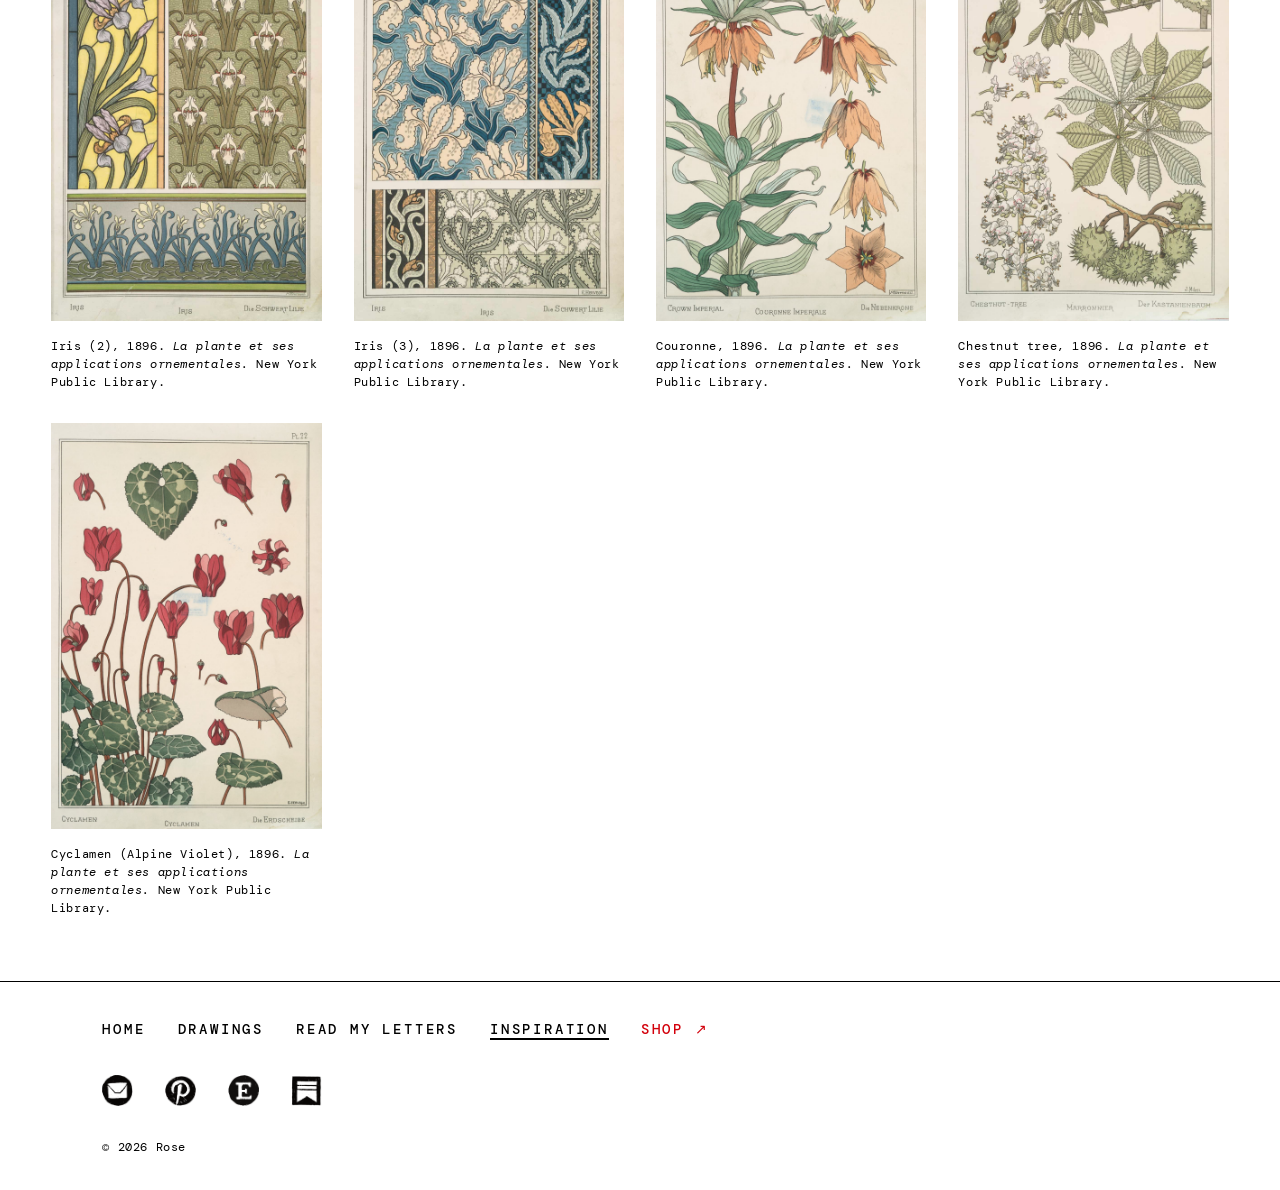
<file: archive/french-art-nouveau-flower-illustration-downloads-1890s/index.html>
<!DOCTYPE html>
<html lang="en">
<head>
  <meta charset="UTF-8">
  <meta name="viewport" content="width=device-width, initial-scale=1.0">

  <title>French Art Nouveau Flower Illustrations, 1890s — Archive — Rose</title>

  <meta name="description" content="A curated collection of French Art Nouveau flower illustrations compiled by Eugène Grasset in 1896, from La plante et ses applications ornementales. Public domain prints from the New York Public Library.">
  <link rel="icon" href="/assets/favicon.png" type="image/png">
  <link rel="preconnect" href="https://fonts.googleapis.com">
  <link rel="preconnect" href="https://fonts.gstatic.com" crossorigin>
  <link href="https://fonts.googleapis.com/css2?family=DM+Mono:wght@400;500&display=swap" rel="stylesheet">

  <link rel="stylesheet" href="../../style.css">
</head>
<body class="page-collection page-wrapper">

  <header class="site-header">
    <div class="container">
    <a href="/" class="site-logo" aria-label="Rose — Artist Site, home">
      <img
        src="/assets/logo.png"
        alt="Rose — Artist Site"
        class="logo-image"
      >
    </a>

    <nav class="site-nav" aria-label="Primary navigation">
      <ul class="nav-list">
        <li><a href="/" class="nav-link">Home</a></li>
        <li><a href="/gallery/" class="nav-link">Drawings</a></li>
        <li><a href="/letters/" class="nav-link">Read My Letters</a></li>
        <li><a href="/archive/" class="nav-link" aria-current="page">Inspiration</a></li>
        <li>
          <a
            href="https://www.etsy.com/shop/MyNarrativeFlow"
            class="nav-link nav-link--shop"
            target="_blank"
            rel="noopener noreferrer"
          >Shop ↗</a>
        </li>
      </ul>
    </nav>
    </div>
  </header>

  <main class="site-main" id="main-content">
    <div class="container">

      <header class="collection-header">
        <p class="section-label">
          <a href="/archive/" style="color: inherit; text-decoration: none;">Inspiration</a>
          &nbsp;/&nbsp; French Art Nouveau Flower Illustrations, 1890s
        </p>

        <h1 class="page-title">French Art Nouveau Flower Illustrations, 1890s</h1>

        <p class="page-description">
          In this stunning set of French Art Nouveau illustrations of flowers, we see
          plants, trees, and blooms, adapted and reworked into ornamental patterns. The book, titled <i>La Plante et ses Applications Ornementales</i>, includes
          illustrations drawn by the students of Eugène Grasset, a Swiss designer known for pioneering Art Nouveau design.
          <a href="https://digitalcollections.nypl.org/collections/84fe2cd0-c6e4-012f-1676-3c075448cc4b">The complete book</a>
          is structured so each plant has three plates, moving from a realistic depiction of the subject to their
          ornamental patterns.<br><br>
          In the introduction, Grasset encourages readers not to copy the masters, but to look to botanical
          inspiration to create something new. "We cannot, as our ancient predecessors could,
          lean on the inventions of our immediate fathers," he writes in French. Our art must be guided by necessity
          and "an ornamentation borrowed from nature," and, most of all, by the "ceaseless war on the imitation 
          of the past."
          The resulting collection is a stunning set of flower illustrations and their adaptations to geometric and ornamental design.
          <br><br><strong>
          Source:</strong> The Miriam and Ira D. Wallach Division of Art, Prints and Photographs: Art &amp; Architecture Collection,
          The New York Public Library. <em>La plante et ses applications ornementales</em>, 1896. <a href="https://digitalcollections.nypl.org/collections/84fe2cd0-c6e4-012f-1676-3c075448cc4b">Permalink</a>
        </p>
      </header>

      <section aria-label="French Art Nouveau flower illustrations collection">
        <ul class="image-grid image-grid--collection">
<!-- INSERT li BLOCKS HERE !-->
          <li>
            <figure class="image-block">
              <a href="images/french-art-nouveau-flower-illustration-downloads-1890s-nasturtium.jpg" target="_blank" rel="noopener noreferrer" aria-label="View full image (opens in new tab)">
                <img
                  src="images/french-art-nouveau-flower-illustration-downloads-1890s-nasturtium.jpg"
                  alt="Orange and green nasturtium blooms and leaves rendered in French Art Nouveau style. Compiled by Eugène Grasset in La plante et ses applications ornementales, 1896. Public domain."
                  width="800"
                  height="1050"
                  loading="lazy"
                >
              </a>
              <figcaption>Nasturtium (1), 1896. <i>La plante et ses applications ornementales.</i> New York Public Library.</figcaption>
            </figure>
          </li>

          <li>
            <figure class="image-block">
              <a href="images/french-art-nouveau-flower-illustration-downloads-1890s-nasturtium-background-2.jpg" target="_blank" rel="noopener noreferrer" aria-label="View full image (opens in new tab)">
                <img
                  src="images/french-art-nouveau-flower-illustration-downloads-1890s-nasturtium-background-2.jpg"
                  alt="French Art Nouveau image to download of orange and green decorative nasturtium blooms and leaves in a vintage style. Illustration. Compiled by Eugène Grasset in La plante et ses applications ornementales from The New York Public Library Digital Collections. Public domain."
                  width="800"
                  height="1050"
                  loading="lazy"
                >
              </a>
              <figcaption>Nasturtium (2), 1896. <i>La plante et ses applications ornementales.</i> New York Public Library.</figcaption>
            </figure>
          </li>

          <li>
            <figure class="image-block">
              <a href="images/french-art-nouveau-flower-illustration-downloads-1890s-nasturtium-wallpaper-3.jpg" target="_blank" rel="noopener noreferrer" aria-label="View full image (opens in new tab)">
                <img
                  src="images/french-art-nouveau-flower-illustration-downloads-1890s-nasturtium-wallpaper-3.jpg"
                  alt="French Art Nouveau image for wallpaper of orange and green decorative nasturtium blooms and leaves in a vintage style. Illustration. Compiled by Eugène Grasset in La plante et ses applications ornementales from The New York Public Library Digital Collections. Public domain."
                  width="800"
                  height="1050"
                  loading="lazy"
                >
              </a>
              <figcaption>Nasturtium (3), 1896. <i>La plante et ses applications ornementales.</i> New York Public Library.</figcaption>
            </figure>
          </li>
 <li>
            <figure class="image-block">
              <a href="images/french-art-nouveau-flower-illustration-downloads-1890s-iris.jpg" target="_blank" rel="noopener noreferrer" aria-label="View full image (opens in new tab)">
                <img
                  src="images/french-art-nouveau-flower-illustration-downloads-1890s-iris.jpg"
                  alt="Purple iris blooms and leaves rendered in French Art Nouveau style. Compiled by Eugène Grasset in La plante et ses applications ornementales, 1896. Public domain."
                  width="800"
                  height="1050"
                  loading="lazy"
                >
              </a>
              <figcaption>Iris, 1896. <i>La plante et ses applications ornementales.</i> New York Public Library.</figcaption>
            </figure>
          </li>

          <li>
            <figure class="image-block">
              <a href="images/french-art-nouveau-flower-illustration-downloads-1890s-iris-wallpaper2.jpg" target="_blank" rel="noopener noreferrer" aria-label="View full image (opens in new tab)">
                <img
                  src="images/french-art-nouveau-flower-illustration-downloads-1890s-iris-wallpaper2.jpg"
                  alt="French Art Nouveau image to download of purple iris blooms and leaves in a vintage style. Illustration. Compiled by Eugène Grasset in La plante et ses applications ornementales from The New York Public Library Digital Collections. Public domain."
                  width="800"
                  height="1050"
                  loading="lazy"
                >
              </a>
              <figcaption>Iris (2), 1896. <i>La plante et ses applications ornementales.</i> New York Public Library.</figcaption>
            </figure>
          </li>

          <li>
            <figure class="image-block">
              <a href="images/french-art-nouveau-flower-illustration-downloads-1890s-iris-background3.jpg" target="_blank" rel="noopener noreferrer" aria-label="View full image (opens in new tab)">
                <img
                  src="images/french-art-nouveau-flower-illustration-downloads-1890s-iris-background3.jpg"
                  alt="French Art Nouveau image to download of purple iris blooms and leaves in a vintage style. Illustration. Compiled by Eugène Grasset in La plante et ses applications ornementales from The New York Public Library Digital Collections. Public domain."
                  width="800"
                  height="1050"
                  loading="lazy"
                >
              </a>
              <figcaption>Iris (3), 1896. <i>La plante et ses applications ornementales.</i> New York Public Library.</figcaption>
            </figure>
          </li>
          <li>
            <figure class="image-block">
              <a href="images/french-art-nouveau-flower-illustration-downloads-1890s-Couronne.jpg" target="_blank" rel="noopener noreferrer" aria-label="View full image (opens in new tab)">
                <img
                  src="images/french-art-nouveau-flower-illustration-downloads-1890s-Couronne.jpg"
                  alt="Orange and green Couronne blooms and leaves rendered in French Art Nouveau style. Compiled by Eugène Grasset in La plante et ses applications ornementales, 1896. Public domain."
                  width="800"
                  height="1050"
                  loading="lazy"
                >
              </a>
              <figcaption>Couronne, 1896. <i>La plante et ses applications ornementales.</i> New York Public Library.</figcaption>
            </figure>
          </li>
      <li>
            <figure class="image-block">
              <a href="images/french-art-nouveau-flower-illustration-downloads-1890s-chestnut-tree.jpg" target="_blank" rel="noopener noreferrer" aria-label="View full image (opens in new tab)">
                <img
                  src="images/french-art-nouveau-flower-illustration-downloads-1890s-chestnut-tree.jpg"
                  alt="Horse chestnut tree blooms, leaves, and seeds rendered in French Art Nouveau style. Compiled by Eugène Grasset in La plante et ses applications ornementales, 1896. Public domain."
                  width="800"
                  height="1050"
                  loading="lazy"
                >
              </a>
              <figcaption>Chestnut tree, 1896. <i>La plante et ses applications ornementales.</i> New York Public Library.</figcaption>
            </figure>
          </li>
          <li>
            <figure class="image-block">
              <a href="images/french-art-nouveau-flower-illustration-downloads-1890s-Cyclamen-Alpine-Violet.jpg" target="_blank" rel="noopener noreferrer" aria-label="View full image (opens in new tab)">
                <img
                  src="images/french-art-nouveau-flower-illustration-downloads-1890s-Cyclamen-Alpine-Violet.jpg"
                  alt="Red and green Cyclamen (Alpine Violet) blooms and leaves rendered in French Art Nouveau style. Compiled by Eugène Grasset in La plante et ses applications ornementales, 1896. Public domain."
                  width="800"
                  height="1050"
                  loading="lazy"
                >
              </a>
              <figcaption>Cyclamen (Alpine Violet), 1896. <i>La plante et ses applications ornementales.</i> New York Public Library.</figcaption>
            </figure>
          </li>

         

        </ul>
      </section>

    </div>
  </main>

  <footer class="site-footer">
    <div class="container">
      <nav class="footer-nav" aria-label="Footer navigation">
        <ul class="nav-list">
          <li><a href="/" class="nav-link">Home</a></li>
          <li><a href="/gallery/" class="nav-link">Drawings</a></li>
          <li><a href="/letters/" class="nav-link">Read My Letters</a></li>
          <li><a href="/archive/" class="nav-link" aria-current="page">Inspiration</a></li>
          <li>
            <a
              href="https://www.etsy.com/shop/MyNarrativeFlow"
              class="nav-link nav-link--shop"
              target="_blank"
              rel="noopener noreferrer"
            >Shop ↗</a>
          </li>
        </ul>
      </nav>
      <div class="home-social">
        <a href="mailto:your@email.com" aria-label="Email Rose">
          <img src="../../assets/socialicons-email-1040.png" alt="Email" class="social-icon">
        </a>
        <a href="https://www.pinterest.com/mynarrativeflow" target="_blank" rel="noopener noreferrer" aria-label="Pinterest">
          <img src="../../assets/socialicons-pinterest-1040.png" alt="Pinterest" class="social-icon">
        </a>
        <a href="https://www.etsy.com/shop/MyNarrativeFlow" target="_blank" rel="noopener noreferrer" aria-label="Etsy">
          <img src="../../assets/socialicons-etsy-1040.png" alt="Etsy" class="social-icon">
        </a>
        <a href="https://psdraftinprogress.substack.com" target="_blank" rel="noopener noreferrer" aria-label="Substack">
          <img src="../../assets/socialicons-substack-1040.png" alt="Substack" class="social-icon">
        </a>
      </div>
      <p>© 2026 Rose</p>
    </div>
  </footer>

</body>
</html>
</file>
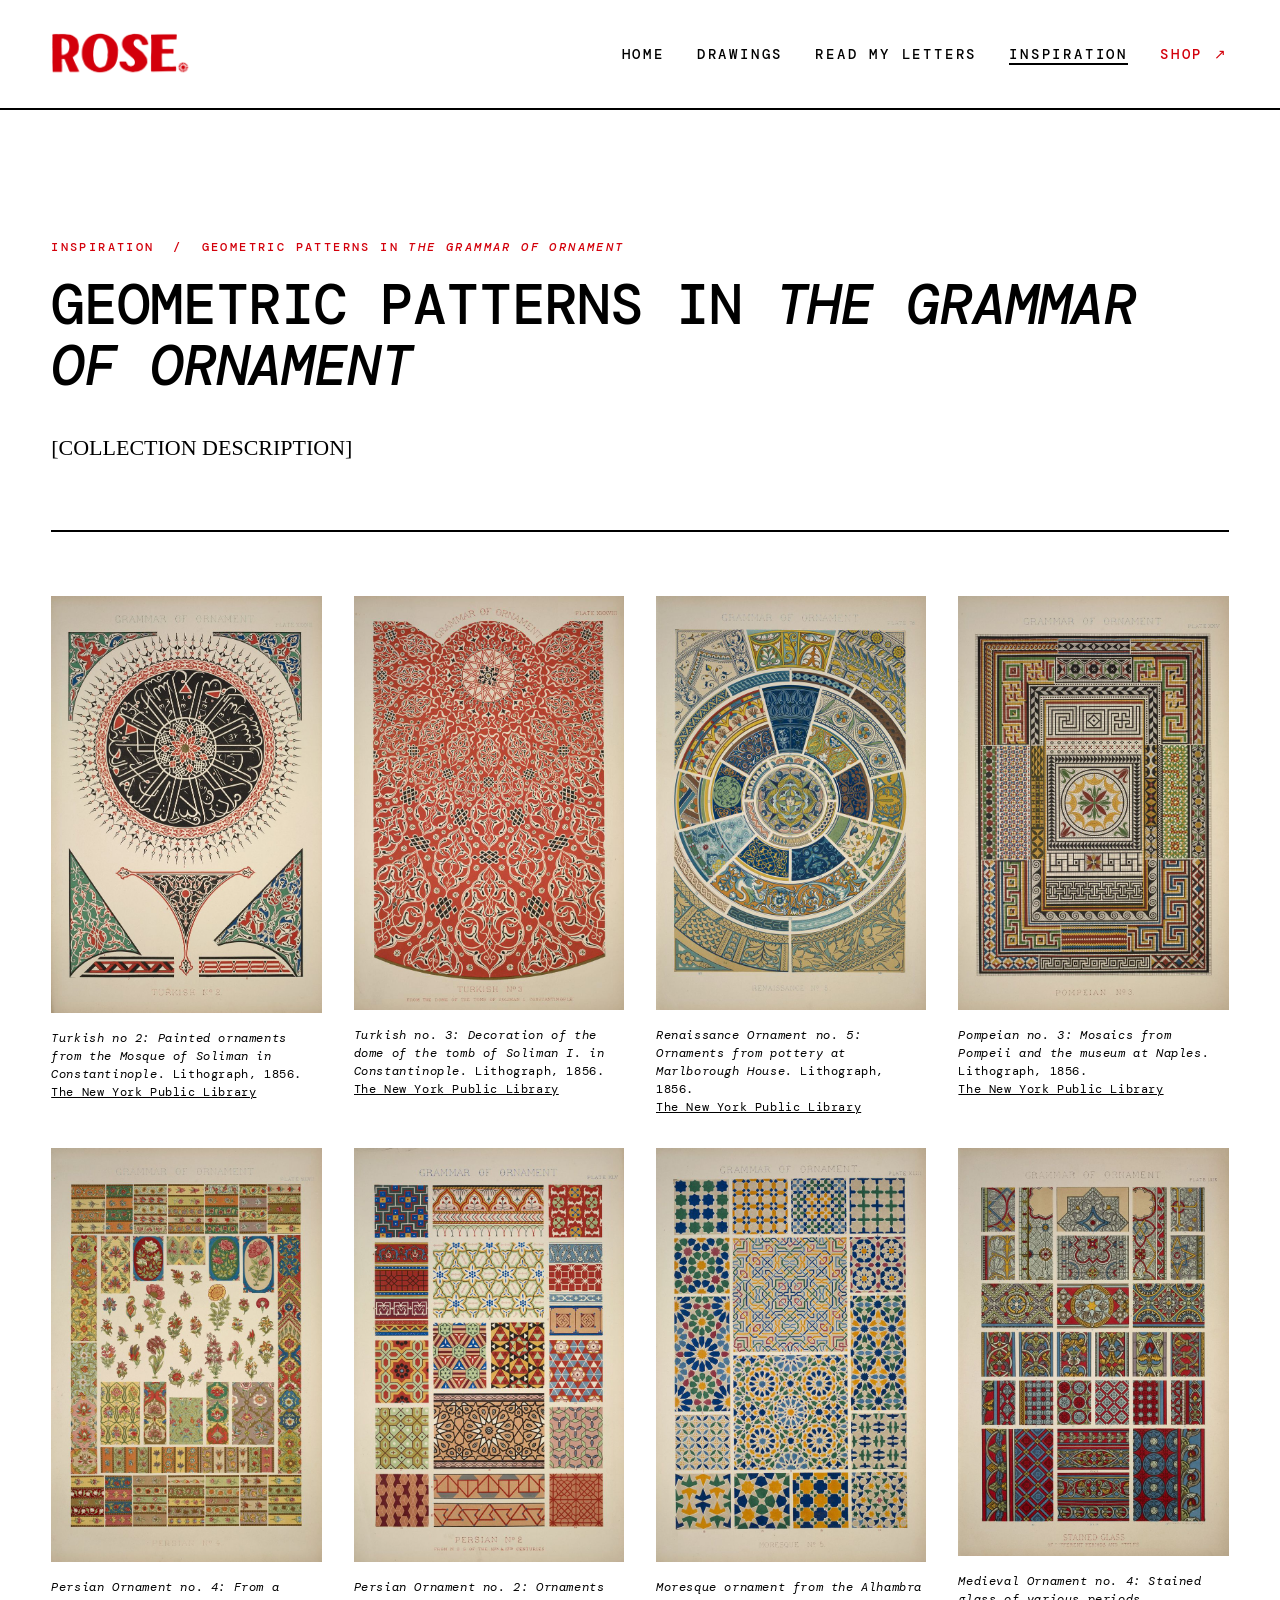
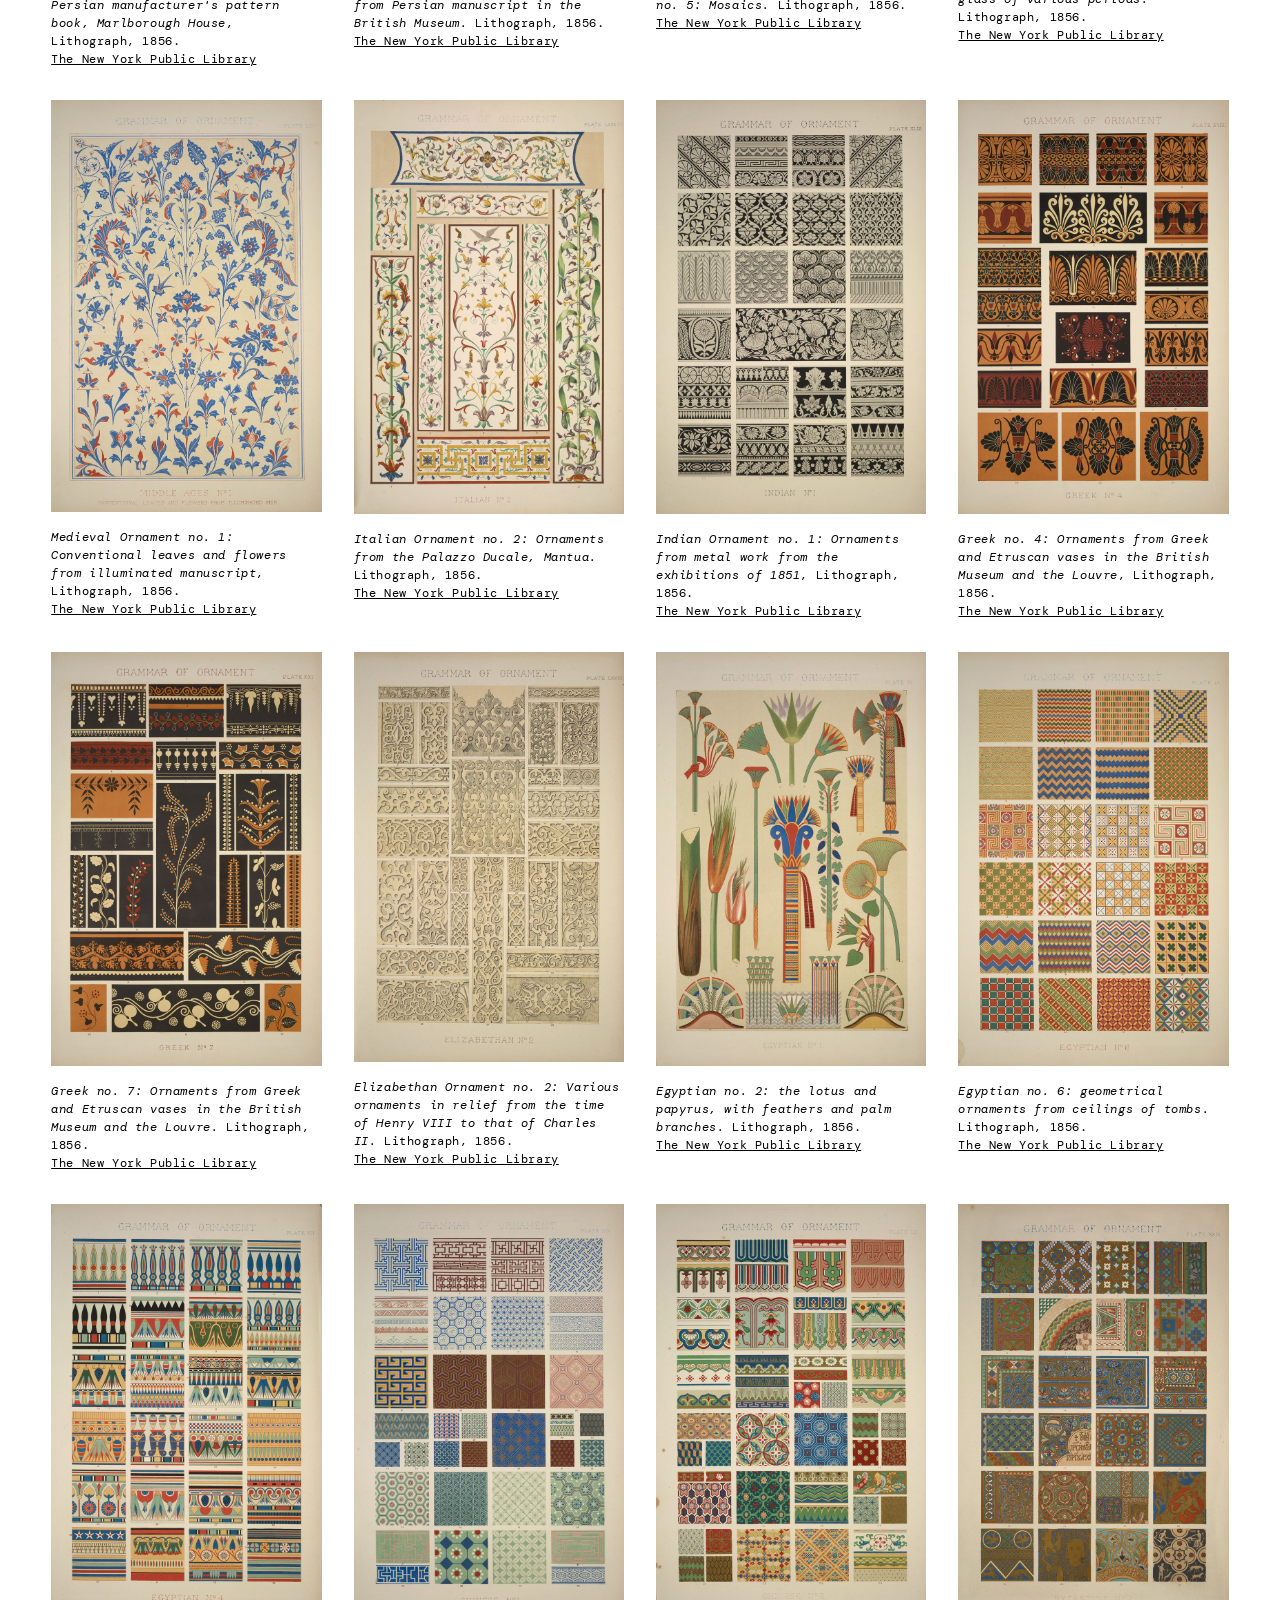
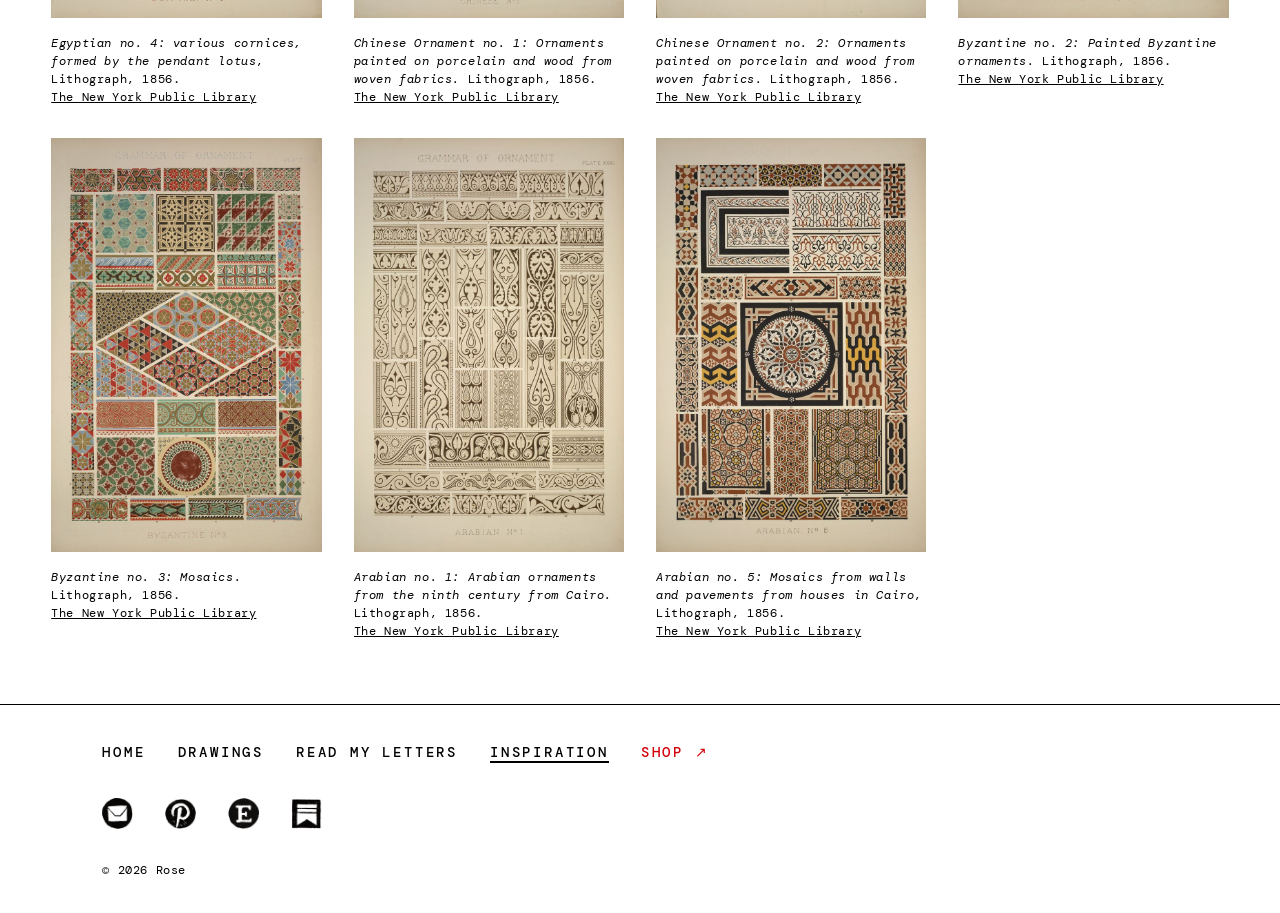
<file: archive/the_grammar_of_ornament/index.html>
<!DOCTYPE html>
<html lang="en">
<head>
  <meta charset="UTF-8">
  <meta name="viewport" content="width=device-width, initial-scale=1.0">

  <title>Geometric Patterns in <i> The Grammar of Ornament </i> — Archive — Rose</title>

  <meta name="description" content="A curated collection of Geometric Patterns in <i> The Grammar of Ornament </i> — Archive — Rose.">
  <link rel="icon" href="/assets/favicon.png" type="image/png">
  <link rel="preconnect" href="https://fonts.googleapis.com">
  <link rel="preconnect" href="https://fonts.gstatic.com" crossorigin>
  <link href="https://fonts.googleapis.com/css2?family=DM+Mono:wght@400;500&display=swap" rel="stylesheet">

  <link rel="stylesheet" href="../../style.css">
</head>
<body class="page-collection page-wrapper">

  <header class="site-header">
    <div class="container">
    <a href="/" class="site-logo" aria-label="Rose — Artist Site, home">
      <img
        src="/assets/logo.png"
        alt="Rose — Artist Site"
        class="logo-image"
      >
    </a>

    <nav class="site-nav" aria-label="Primary navigation">
      <ul class="nav-list">
        <li><a href="/" class="nav-link">Home</a></li>
        <li><a href="/gallery/" class="nav-link">Drawings</a></li>
        <li><a href="/letters/" class="nav-link">Read My Letters</a></li>
        <li><a href="/archive/" class="nav-link" aria-current="page">Inspiration</a></li>
        <li>
          <a
            href="https://www.etsy.com/shop/MyNarrativeFlow"
            class="nav-link nav-link--shop"
            target="_blank"
            rel="noopener noreferrer"
          >Shop ↗</a>
        </li>
      </ul>
    </nav>
    </div>
  </header>

  <main class="site-main" id="main-content">
    <div class="container">

      <header class="collection-header">
        <p class="section-label">
          <a href="/archive/" style="color: inherit; text-decoration: none;">Inspiration</a>
          &nbsp;/&nbsp; Geometric Patterns in <i> The Grammar of Ornament </i>
        </p>

        <h1 class="page-title">Geometric Patterns in <i> The Grammar of Ornament </i></h1>

        <p class="page-description">
          [COLLECTION DESCRIPTION]
        </p>
      </header>

      <section aria-label="Geometric Patterns in <i> The Grammar of Ornament </i> collection">
        <ul class="image-grid image-grid--collection">

<!-- INSERT li BLOCKS HERE !-->

          <li>
  <figure class="image-block">
    <img
      src="/archive/the_grammar_of_ornament/images/turkish-painted-ornaments-mosque-soliman-constantinople-1856_geometric_pattern.jpg"
      alt="Painted ornaments from the Mosque of Soliman in Constantinople, depicted in lithograph print style, featuring Turkish decorative design and ornament, 1856"
      width="800"
      height="1050"
      loading="lazy"
    >
    <figcaption>
     <i>Turkish no 2: Painted ornaments from the Mosque of Soliman in Constantinople.</i> Lithograph,  1856. <a href="https://digitalcollections.nypl.org/items/81663a10-c6cc-012f-de3c-58d385a7bc34" target="_blank" rel="noopener noreferrer">The New York Public Library</a>
    </figcaption>
  </figure>
</li>

          <li>
  <figure class="image-block">
    <img
      src="/archive/the_grammar_of_ornament/images/turkish-dome-tomb-soliman-constantinople-decoration-1856_geometric_pattern.jpg"
      alt="Lithograph depicting the decorative ornament of the dome of the tomb of Soliman I in Constantinople, published in London in 1856 as part of The Grammar of Ornament"
      width="800"
      height="1050"
      loading="lazy"
    >
    <figcaption>
     <i>Turkish no. 3: Decoration of the dome of the tomb of Soliman I. in Constantinople.</i> Lithograph, 1856. <a href="https://digitalcollections.nypl.org/items/81c4ffe0-c6cc-012f-2342-58d385a7bc34" target="_blank" rel="noopener noreferrer">The New York Public Library</a>
    </figcaption>
  </figure>
</li>

          <li>
  <figure class="image-block">
    <img
      src="/archive/the_grammar_of_ornament/images/renaissance-ornament-pottery-marlborough-house-1856_geometric_pattern.jpg"
      alt="A lithographic print depicting Renaissance ornaments from pottery at Marlborough House, published in London in 1856 as part of The Grammar of Ornament series."
      width="800"
      height="1050"
      loading="lazy"
    >
    <figcaption>
      <i>Renaissance Ornament no. 5: Ornaments from pottery at Marlborough House.</i> Lithograph, 1856. <a href="https://digitalcollections.nypl.org/items/8dd709b0-c6cc-012f-9668-https://digitalcollections.nypl.org/items/91654400-c6cc-012f-2d4d-58d385a7bc34" target="_blank" rel="noopener noreferrer">The New York Public Library</a>
    </figcaption>
  </figure>
</li>

          <li>
  <figure class="image-block">
    <img
      src="/archive/the_grammar_of_ornament/images/pompeian-mosaics-pompeii-naples-1856_geometric_pattern.jpg"
      alt="Lithograph print depicting Pompeian mosaics from Pompeii and the museum at Naples, featuring decorative ornamental designs, published in London in 1856."
      width="800"
      height="1050"
      loading="lazy"
    >
    <figcaption>
      <i>Pompeian no. 3: Mosaics from Pompeii and the museum at Naples.</i> Lithograph, 1856. <a href="https://digitalcollections.nypl.org/items/7ccb6470-c6cc-012f-d535-58d385a7bc34" target="_blank" rel="noopener noreferrer">The New York Public Library</a>
    </figcaption>
  </figure>
</li>

          <li>
  <figure class="image-block">
    <img
      src="/archive/the_grammar_of_ornament/images/persian-ornament-pattern-1856_geometric_pattern.jpg"
      alt="Persian ornament design no. 4, a decorative pattern from a Persian manufacturer's pattern book, rendered as a lithograph, 1856"
      width="800"
      height="1050"
      loading="lazy"
    >
    <figcaption>
      <i>Persian Ornament no. 4: From a Persian manufacturer's pattern book, Marlborough House</i>, Lithograph, 1856. <a href="https://digitalcollections.nypl.org/items/855813a0-c6cc-012f-3e44-58d385a7bc34" target="_blank" rel="noopener noreferrer">The New York Public Library</a>
    </figcaption>
  </figure>
</li>

          <li>
  <figure class="image-block">
    <img
      src="/archive/the_grammar_of_ornament/images/persian-ornament-manuscript-1856_geometric_pattern.jpg"
      alt="Ornaments from a Persian manuscript, rendered as a lithograph print, originally held in the British Museum, published in London in 1856."
      width="800"
      height="1050"
      loading="lazy"
    >
    <figcaption>
      <i>Persian Ornament no. 2: Ornaments from Persian manuscript in the British Museum.</i> Lithograph, 1856. <a href="https://digitalcollections.nypl.org/items/848309d0-c6cc-012f-d6ca-58d385a7bc34" target="_blank" rel="noopener noreferrer">The New York Public Library</a>
    </figcaption>
  </figure>
</li>

          <li>
  <figure class="image-block">
    <img
      src="/archive/the_grammar_of_ornament/images/moresque-ornament-alhambra-mosaics-1856_geometric_pattern.jpg"
      alt="Moresque ornament from the Alhambra, featuring mosaic patterns, depicted in a lithograph print from 1856"
      width="800"
      height="1050"
      loading="lazy"
    >
    <figcaption>
      <i>Moresque ornament from the Alhambra no. 5: Mosaics.</i> Lithograph, 1856. <a href="https://digitalcollections.nypl.org/items/83c9faf0-c6cc-012f-bcaa-58d385a7bc34?canvasIndex=0" target="_blank" rel="noopener noreferrer">The New York Public Library</a>
    </figcaption>
  </figure>
</li>

          <li>
  <figure class="image-block">
    <img
      src="/archive/the_grammar_of_ornament/images/medieval-ornament-stained-glass-1856_geometric_pattern.jpg"
      alt="Lithograph print depicting medieval ornamental stained glass designs from various periods, published in London in 1856 as part of The Grammar of Ornament series."
      width="800"
      height="1050"
      loading="lazy"
    >
    <figcaption>
      <i>Medieval Ornament no. 4: Stained glass of various periods.</i> Lithograph, 1856. <a href="https://digitalcollections.nypl.org/items/8dd709b0-c6cc-012f-9668-58d385a7bc34" target="_blank" rel="noopener noreferrer">The New York Public Library</a>
    </figcaption>
  </figure>
</li>

          <li>
  <figure class="image-block">
    <img
      src="/archive/the_grammar_of_ornament/images/medieval-ornament-conventional-leaves-flowers-illuminated-manuscript-1856_geometric_pattern.jpg"
      alt="A lithograph print depicting conventional leaves and flowers derived from an illuminated manuscript, presented as a medieval ornament design, published in London in 1856."
      width="800"
      height="1050"
      loading="lazy"
    >
    <figcaption>
      <i>Medieval Ornament no. 1: Conventional leaves and flowers from illuminated manuscript</i>, Lithograph, 1856. <a href="https://digitalcollections.nypl.org/items/8cc20010-c6cc-012f-4200-58d385a7bc34" target="_blank" rel="noopener noreferrer">The New York Public Library</a>
    </figcaption>
  </figure>
</li>

          <li>
  <figure class="image-block">
    <img
      src="/archive/the_grammar_of_ornament/images/italian-ornament-palazzo-ducale-mantua-1856_geometric_pattern.jpg"
      alt="Lithograph print depicting Italian ornamental designs from the Palazzo Ducale, Mantua, published in London in 1856 as part of The Grammar of Ornament collection."
      width="800"
      height="1050"
      loading="lazy"
    >
    <figcaption>
      <i>Italian Ornament no. 2: Ornaments from the Palazzo Ducale, Mantua.</i> Lithograph, 1856. <a href="https://digitalcollections.nypl.org/items/942c8f20-c6cc-012f-3c7c-58d385a7bc34" target="_blank" rel="noopener noreferrer">The New York Public Library</a>
    </figcaption>
  </figure>
</li>

          <li>
  <figure class="image-block">
    <img
      src="/archive/the_grammar_of_ornament/images/indian-ornament-metal-work-1856_geometric_pattern.jpg"
      alt="Indian ornamental designs from metal work, presented as decorative patterns, lithograph print, 1856"
      width="800"
      height="1050"
      loading="lazy"
    >
    <figcaption>
      <i>Indian Ornament no. 1: Ornaments from metal work from the exhibitions of 1851</i>, Lithograph, 1856. <a href="https://digitalcollections.nypl.org/items/8610def0-c6cc-012f-ba7a-58d385a7bc34" target="_blank" rel="noopener noreferrer">The New York Public Library</a>
    </figcaption>
  </figure>
</li>

          <li>
  <figure class="image-block">
    <img
      src="/archive/the_grammar_of_ornament/images/greek-ornaments-vases-british-museum-louvre-1856_geometric_pattern.jpg"
      alt="Lithograph print of ornamental designs from Greek and Etruscan vases in the British Museum and the Louvre, published in The Grammar of Ornament, 1856"
      width="800"
      height="1050"
      loading="lazy"
    >
    <figcaption>
      <i>Greek no. 4: Ornaments from Greek and Etruscan vases in the British Museum and the Louvre</i>, Lithograph, 1856. <a href="https://digitalcollections.nypl.org/items/79f3e4b0-c6cc-012f-7dd7-58d385a7bc34" target="_blank" rel="noopener noreferrer">The New York Public Library</a>
    </figcaption>
  </figure>
</li>

          <li>
  <figure class="image-block">
    <img
      src="/archive/the_grammar_of_ornament/images/greek-ornaments-greek-etruscan-vases-1856_geometric_pattern.jpg"
      alt="Lithograph print depicting ornaments from Greek and Etruscan vases in the British Museum and the Louvre, published in London in 1856 as part of The Grammar of Ornament series."
      width="800"
      height="1050"
      loading="lazy"
    >
    <figcaption>
      <i>Greek no. 7: Ornaments from Greek and Etruscan vases in the British Museum and the Louvre.</i> Lithograph, 1856. <a href="https://digitalcollections.nypl.org/items/7b214090-c6cc-012f-4477-58d385a7bc34" target="_blank" rel="noopener noreferrer">The New York Public Library</a>
    </figcaption>
  </figure>
</li>

          <li>
  <figure class="image-block">
    <img
      src="/archive/the_grammar_of_ornament/images/elizabethan-ornament-relief-henry-viii-charles-ii-1856_geometric_pattern.jpg"
      alt="Lithograph print showing various decorative ornaments in relief from the Elizabethan era, spanning the reigns of Henry VIII to Charles II, published in London in 1856."
      width="800"
      height="1050"
      loading="lazy"
    >
    <figcaption>
      <i>Elizabethan Ornament no. 2: Various ornaments in relief from the time of Henry VIII to that of Charles II.</i> Lithograph, 1856. <a href="https://digitalcollections.nypl.org/items/93078e70-c6cc-012f-4e06-58d385a7bc34" target="_blank" rel="noopener noreferrer">The New York Public Library</a>
    </figcaption>
  </figure>
</li>

          <li>
  <figure class="image-block">
    <img
      src="/archive/the_grammar_of_ornament/images/egyptian-lotus-papyrus-feathers-palm-branches-1856_geometric_pattern.jpg"
      alt="Lithograph depicting Egyptian decorative ornament featuring lotus and papyrus plants, with feathers and palm branches, published in London in 1856."
      width="800"
      height="1050"
      loading="lazy"
    >
    <figcaption>
      <i>Egyptian no. 2: the lotus and papyrus, with feathers and palm branches.</i> Lithograph, 1856. <a href="https://digitalcollections.nypl.org/items/74e45180-c6cc-012f-514b-58d385a7bc34" target="_blank" rel="noopener noreferrer">The New York Public Library</a>
    </figcaption>
  </figure>
</li>

          <li>
  <figure class="image-block">
    <img
      src="/archive/the_grammar_of_ornament/images/egyptian-geometrical-ornaments-tomb-ceilings-1856_geometric_pattern.jpg"
      alt="Lithograph of Egyptian geometrical ornaments from the ceilings of tombs, printed in 1856 as part of The Grammar of Ornament collection."
      width="800"
      height="1050"
      loading="lazy"
    >
    <figcaption>
      <i>Egyptian no. 6: geometrical ornaments from ceilings of tombs.</i> Lithograph, 1856. <a href="https://digitalcollections.nypl.org/items/76659160-c6cc-012f-c075-58d385a7bc34" target="_blank" rel="noopener noreferrer">The New York Public Library</a>
    </figcaption>
  </figure>
</li>

          <li>
  <figure class="image-block">
    <img
      src="/archive/the_grammar_of_ornament/images/egyptian-cornices-lotus-ornament-1856_geometric_pattern.jpg"
      alt="Lithograph depicting various Egyptian cornices formed by the pendant lotus, from a grammar of ornament, 1856"
      width="800"
      height="1050"
      loading="lazy"
    >
    <figcaption>
      <i>Egyptian no. 4: various cornices, formed by the pendant lotus</i>, Lithograph, 1856. <a href="https://digitalcollections.nypl.org/items/75a25910-c6cc-012f-73c4-58d385a7bc34" target="_blank" rel="noopener noreferrer">The New York Public Library</a>
    </figcaption>
  </figure>
</li>

          <li>
  <figure class="image-block">
    <img
      src="/archive/the_grammar_of_ornament/images/chinese-ornament-porcelain-wood-woven-fabrics-1856_geometric_pattern.jpg"
      alt="Chinese ornaments painted on porcelain and wood from woven fabrics, rendered as a lithograph print, 1856"
      width="800"
      height="1050"
      loading="lazy"
    >
    <figcaption>
      <i>Chinese Ornament no. 1: Ornaments painted on porcelain and wood from woven fabrics.</i> Lithograph, 1856. <a href="https://digitalcollections.nypl.org/items/8a225e90-c6cc-012f-578b-58d385a7bc34" target="_blank" rel="noopener noreferrer">The New York Public Library</a>
    </figcaption>
  </figure>
</li>

          <li>
  <figure class="image-block">
    <img
      src="/archive/the_grammar_of_ornament/images/chinese-ornament-porcelain-wood-fabric-1856_geometric_pattern.jpg"
      alt="Lithograph print depicting Chinese ornaments painted on porcelain and wood, with designs from woven fabrics, published in London in 1856."
      width="800"
      height="1050"
      loading="lazy"
    >
    <figcaption>
      <i>Chinese Ornament no. 2: Ornaments painted on porcelain and wood from woven fabrics.</i> Lithograph, 1856. <a href="https://digitalcollections.nypl.org/items/8a7687f0-c6cc-012f-41db-58d385a7bc34" target="_blank" rel="noopener noreferrer">The New York Public Library</a>
    </figcaption>
  </figure>
</li>

          <li>
  <figure class="image-block">
    <img
      src="/archive/the_grammar_of_ornament/images/byzantine-painted-ornaments-1856_geometric_pattern.jpg"
      alt="Painted Byzantine ornaments, depicted in a lithograph print, published in London in 1856."
      width="800"
      height="1050"
      loading="lazy"
    >
    <figcaption>
      <i>Byzantine no. 2: Painted Byzantine ornaments.</i> Lithograph, 1856. <a href="https://digitalcollections.nypl.org/items/7e68d620-c6cc-012f-19fe-58d385a7bc34" target="_blank" rel="noopener noreferrer">The New York Public Library</a>
    </figcaption>
  </figure>
</li>

          <li>
  <figure class="image-block">
    <img
      src="/archive/the_grammar_of_ornament/images/byzantine-mosaics-ornament-1856_geometric_pattern.jpg"
      alt="Byzantine decorative ornament and mosaic patterns, lithograph print, 1856"
      width="800"
      height="1050"
      loading="lazy"
    >
    <figcaption>
      <i>Byzantine no. 3: Mosaics.</i> Lithograph, 1856. <a href="https://digitalcollections.nypl.org/items/7ece6740-c6cc-012f-62f4-58d385a7bc34" target="_blank" rel="noopener noreferrer">The New York Public Library</a>
    </figcaption>
  </figure>
</li>

          <li>
  <figure class="image-block">
    <img
      src="/archive/the_grammar_of_ornament/images/arabian-ornaments-ninth-century-cairo-1856_geometric_pattern.jpg"
      alt="Arabian ornaments from the ninth century from Cairo, depicted in a lithograph print, 1856"
      width="800"
      height="1050"
      loading="lazy"
    >
    <figcaption>
      <i>Arabian no. 1: Arabian ornaments from the ninth century from Cairo.</i> Lithograph, 1856. <a href="https://digitalcollections.nypl.org/items/7f25f050-c6cc-012f-0fc3-58d385a7bc34" target="_blank" rel="noopener noreferrer">The New York Public Library</a>
    </figcaption>
  </figure>
</li>

          <li>
  <figure class="image-block">
    <img
      src="/archive/the_grammar_of_ornament/images/arabian-mosaics-cairo-1856_geometric_pattern.jpg"
      alt="Lithograph print depicting mosaics from walls and pavements from houses in Cairo, presented as decorative ornamental designs, 1856"
      width="800"
      height="1050"
      loading="lazy"
    >
    <figcaption>
      <i>Arabian no. 5: Mosaics from walls and pavements from houses in Cairo</i>, Lithograph, 1856. <a href="https://digitalcollections.nypl.org/items/80ab3b30-c6cc-012f-d130-58d385a7bc34" target="_blank" rel="noopener noreferrer">The New York Public Library</a>
    </figcaption>
  </figure>
</li>

        </ul>
      </section>

    </div>
  </main>

  <footer class="site-footer">
    <div class="container">
      <nav class="footer-nav" aria-label="Footer navigation">
        <ul class="nav-list">
          <li><a href="/" class="nav-link">Home</a></li>
          <li><a href="/gallery/" class="nav-link">Drawings</a></li>
          <li><a href="/letters/" class="nav-link">Read My Letters</a></li>
          <li><a href="/archive/" class="nav-link" aria-current="page">Inspiration</a></li>
          <li>
            <a
              href="https://www.etsy.com/shop/MyNarrativeFlow"
              class="nav-link nav-link--shop"
              target="_blank"
              rel="noopener noreferrer"
            >Shop ↗</a>
          </li>
        </ul>
      </nav>
      <div class="home-social">
        <a href="mailto:your@email.com" aria-label="Email Rose">
          <img src="../../assets/socialicons-email-1040.png" alt="Email" class="social-icon">
        </a>
        <a href="https://www.pinterest.com/mynarrativeflow" target="_blank" rel="noopener noreferrer" aria-label="Pinterest">
          <img src="../../assets/socialicons-pinterest-1040.png" alt="Pinterest" class="social-icon">
        </a>
        <a href="https://www.etsy.com/shop/MyNarrativeFlow" target="_blank" rel="noopener noreferrer" aria-label="Etsy">
          <img src="../../assets/socialicons-etsy-1040.png" alt="Etsy" class="social-icon">
        </a>
        <a href="https://psdraftinprogress.substack.com" target="_blank" rel="noopener noreferrer" aria-label="Substack">
          <img src="../../assets/socialicons-substack-1040.png" alt="Substack" class="social-icon">
        </a>
      </div>
      <p>© 2026 Rose</p>
    </div>
  </footer>

</body>
</html>
</file>
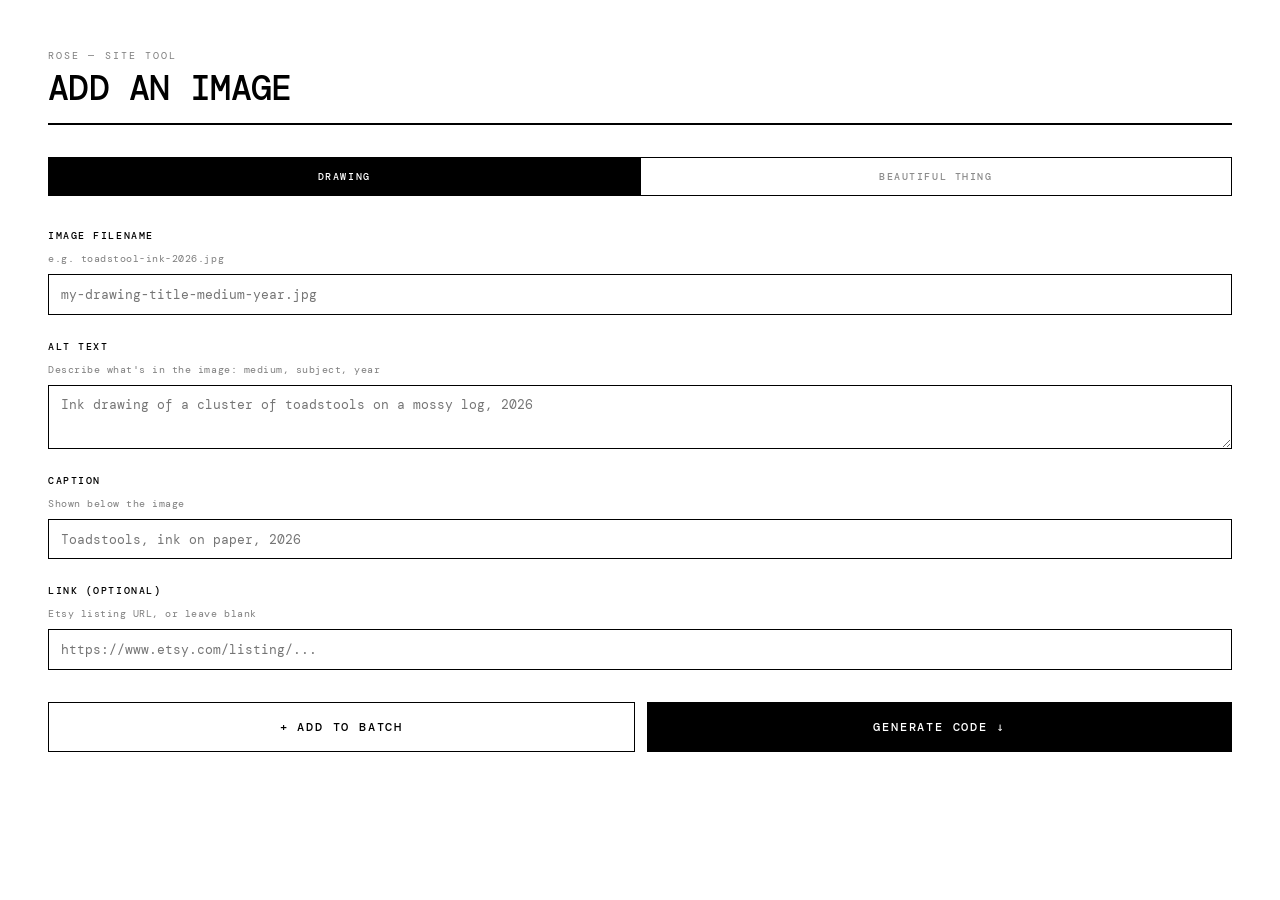
<file: add image tool/add-image-tool.html>
<!DOCTYPE html>
<html lang="en">
<head>
  <meta charset="UTF-8">
  <meta name="viewport" content="width=device-width, initial-scale=1.0">
  <title>Add Image — Rose Site Tool</title>
  <link rel="preconnect" href="https://fonts.googleapis.com">
  <link rel="preconnect" href="https://fonts.gstatic.com" crossorigin>
  <link href="https://fonts.googleapis.com/css2?family=DM+Mono:wght@400;500&display=swap" rel="stylesheet">
  <style>
    *, *::before, *::after { box-sizing: border-box; margin: 0; padding: 0; }

    :root {
      --black: #000000;
      --white: #ffffff;
      --red: #D3000B;
      --mono: 'DM Mono', monospace;
      --gutter: clamp(1.25rem, 5vw, 3rem);
    }

    body {
      background: var(--white);
      color: var(--black);
      font-family: var(--mono);
      font-size: 0.875rem;
      line-height: 1.6;
      min-height: 100vh;
      padding: var(--gutter);
    }

    header {
      border-bottom: 2px solid var(--black);
      padding-bottom: 1rem;
      margin-bottom: 2rem;
    }

    .label {
      font-size: 0.65rem;
      letter-spacing: 0.2em;
      text-transform: uppercase;
      color: var(--black);
      opacity: 0.5;
      margin-bottom: 0.25rem;
    }

    h1 {
      font-size: clamp(1.4rem, 5vw, 2.2rem);
      font-weight: 500;
      letter-spacing: -0.02em;
      text-transform: uppercase;
      line-height: 1.1;
    }

    /* Tab switcher */
    .tabs {
      display: flex;
      gap: 0;
      border: 1px solid var(--black);
      margin-bottom: 2rem;
      width: 100%;
    }

    .tab-btn {
      flex: 1;
      background: none;
      border: none;
      border-right: 1px solid var(--black);
      padding: 0.75rem 0.5rem;
      font-family: var(--mono);
      font-size: 0.65rem;
      font-weight: 500;
      letter-spacing: 0.15em;
      text-transform: uppercase;
      cursor: pointer;
      color: var(--black);
      opacity: 0.45;
      transition: opacity 0.1s, background 0.1s;
    }

    .tab-btn:last-child { border-right: none; }

    .tab-btn.active {
      opacity: 1;
      background: var(--black);
      color: var(--white);
    }

    .tab-btn:hover:not(.active) { opacity: 0.75; }

    /* Form panels */
    .panel { display: none; }
    .panel.active { display: block; }

    .field {
      margin-bottom: 1.5rem;
    }

    label {
      display: block;
      font-size: 0.65rem;
      letter-spacing: 0.15em;
      text-transform: uppercase;
      font-weight: 500;
      margin-bottom: 0.4rem;
    }

    .hint {
      font-size: 0.65rem;
      opacity: 0.5;
      margin-bottom: 0.4rem;
      letter-spacing: 0.05em;
    }

    input, textarea, select {
      display: block;
      width: 100%;
      font-family: var(--mono);
      font-size: 0.8rem;
      color: var(--black);
      background: var(--white);
      border: 1px solid var(--black);
      padding: 0.6rem 0.75rem;
      line-height: 1.5;
      appearance: none;
      border-radius: 0;
      outline: none;
    }

    input:focus, textarea:focus, select:focus {
      border-color: var(--black);
      outline: 2px solid var(--black);
      outline-offset: 1px;
    }

    textarea { resize: vertical; min-height: 4rem; }

    select {
      background-image: url("data:image/svg+xml,%3Csvg xmlns='http://www.w3.org/2000/svg' width='12' height='8' viewBox='0 0 12 8'%3E%3Cpath d='M1 1l5 5 5-5' stroke='%23000' stroke-width='1.5' fill='none'/%3E%3C/svg%3E");
      background-repeat: no-repeat;
      background-position: right 0.75rem center;
      padding-right: 2.5rem;
      cursor: pointer;
    }

    /* Button row — holds Add to batch + Generate side by side */
    .btn-row {
      display: flex;
      gap: 0.75rem;
      margin-top: 2rem;
      align-items: stretch;
    }

    .btn-row .generate-btn {
      margin-top: 0;
      flex: 1;
    }

    .add-btn {
      flex: 1;
      background: none;
      color: var(--black);
      border: 1px solid var(--black);
      font-family: var(--mono);
      font-size: 0.75rem;
      font-weight: 500;
      letter-spacing: 0.15em;
      text-transform: uppercase;
      padding: 1rem;
      cursor: pointer;
      transition: background 0.1s, color 0.1s;
    }

    .add-btn:hover { background: var(--black); color: var(--white); }
    .add-btn.added { background: var(--black); color: var(--white); }

    .generate-btn {
      display: block;
      width: 100%;
      background: var(--black);
      color: var(--white);
      border: none;
      font-family: var(--mono);
      font-size: 0.75rem;
      font-weight: 500;
      letter-spacing: 0.15em;
      text-transform: uppercase;
      padding: 1rem;
      cursor: pointer;
      transition: background 0.1s;
      margin-top: 2rem;
    }

    .generate-btn:hover { background: var(--red); }

    /* Batch queue */
    .batch-section {
      margin-top: 2.5rem;
      display: none;
    }

    .batch-section.visible { display: block; }

    .batch-list {
      list-style: none;
      border: 1px solid var(--black);
      border-top: none;
    }

    .batch-item {
      display: flex;
      align-items: center;
      justify-content: space-between;
      padding: 0.5rem 0.75rem;
      border-bottom: 1px solid var(--black);
      gap: 1rem;
    }

    .batch-item:last-child { border-bottom: none; }

    .batch-item-label {
      font-size: 0.72rem;
      overflow: hidden;
      text-overflow: ellipsis;
      white-space: nowrap;
    }

    .batch-section .generate-btn {
      margin-top: 0.75rem;
    }

    /* Output */
    .output-section {
      margin-top: 2.5rem;
      display: none;
    }

    .output-section.visible { display: block; }

    .output-header {
      display: flex;
      align-items: baseline;
      justify-content: space-between;
      border-top: 2px solid var(--black);
      padding-top: 1rem;
      margin-bottom: 0.75rem;
      gap: 1rem;
    }

    .output-label {
      font-size: 0.65rem;
      letter-spacing: 0.2em;
      text-transform: uppercase;
      font-weight: 500;
    }

    .copy-btn {
      background: none;
      border: 1px solid var(--black);
      font-family: var(--mono);
      font-size: 0.65rem;
      letter-spacing: 0.12em;
      text-transform: uppercase;
      padding: 0.35rem 0.75rem;
      cursor: pointer;
      color: var(--black);
      white-space: nowrap;
      transition: background 0.1s, color 0.1s;
      flex-shrink: 0;
    }

    .copy-btn:hover { background: var(--black); color: var(--white); }
    .copy-btn.copied { background: var(--black); color: var(--white); }

    .output-code {
      background: #f4f4f4;
      border: 1px solid var(--black);
      padding: 1rem;
      font-family: var(--mono);
      font-size: 0.72rem;
      line-height: 1.7;
      white-space: pre-wrap;
      word-break: break-all;
      overflow-x: auto;
      color: var(--black);
      -webkit-user-select: all;
      user-select: all;
    }

    .instructions {
      margin-top: 1.5rem;
      border: 1px solid var(--black);
      padding: 1rem;
    }

    .instructions p {
      font-size: 0.72rem;
      line-height: 1.7;
      margin-bottom: 0.5rem;
    }

    .instructions p:last-child { margin-bottom: 0; }

    .instructions strong {
      font-weight: 500;
      letter-spacing: 0.05em;
    }

    .step {
      display: flex;
      gap: 0.75rem;
      margin-bottom: 0.5rem;
      font-size: 0.72rem;
    }

    .step-num {
      flex-shrink: 0;
      width: 1.4rem;
      height: 1.4rem;
      border: 1px solid var(--black);
      display: flex;
      align-items: center;
      justify-content: center;
      font-size: 0.6rem;
      font-weight: 500;
    }

    code {
      background: #efefef;
      padding: 0.1em 0.35em;
      font-family: var(--mono);
      font-size: 0.9em;
    }

    @media (max-width: 480px) {
      body { padding: 1rem; }
      .tab-btn { font-size: 0.6rem; padding: 0.6rem 0.25rem; }
      .btn-row { flex-direction: column; gap: 0.5rem; }
    }
  </style>
</head>
<body>

  <header>
    <p class="label">Rose — Site Tool</p>
    <h1>Add an Image</h1>
  </header>

  <!-- Tab switcher -->
  <div class="tabs" role="tablist">
    <button class="tab-btn active" role="tab" aria-selected="true" data-tab="drawing" onclick="switchTab('drawing')">Drawing</button>
    <button class="tab-btn" role="tab" aria-selected="false" data-tab="archive" onclick="switchTab('archive')">Beautiful Thing</button>
  </div>

  <!-- DRAWINGS panel -->
  <div class="panel active" id="panel-drawing">

    <div class="field">
      <label for="d-filename">Image filename</label>
      <p class="hint">e.g. toadstool-ink-2026.jpg</p>
      <input type="text" id="d-filename" placeholder="my-drawing-title-medium-year.jpg" autocomplete="off" autocorrect="off" autocapitalize="off" spellcheck="false">
    </div>

    <div class="field">
      <label for="d-alt">Alt text</label>
      <p class="hint">Describe what's in the image: medium, subject, year</p>
      <textarea id="d-alt" placeholder="Ink drawing of a cluster of toadstools on a mossy log, 2026"></textarea>
    </div>

    <div class="field">
      <label for="d-caption">Caption</label>
      <p class="hint">Shown below the image</p>
      <input type="text" id="d-caption" placeholder="Toadstools, ink on paper, 2026">
    </div>

    <div class="field">
      <label for="d-link">Link (optional)</label>
      <p class="hint">Etsy listing URL, or leave blank</p>
      <input type="url" id="d-link" placeholder="https://www.etsy.com/listing/...">
    </div>

    <div class="btn-row">
      <button class="add-btn" id="add-drawing-btn" onclick="addToDrawingBatch()">+ Add to batch</button>
      <button class="generate-btn" onclick="generateDrawing()">Generate code ↓</button>
    </div>
  </div>

  <!-- ARCHIVE panel -->
  <div class="panel" id="panel-archive">

    <div class="field">
      <label for="a-collection">Collection folder</label>
      <p class="hint">The folder name under /archive/</p>
      <input type="text" id="a-collection" placeholder="victorian-botanicals" autocomplete="off" autocorrect="off" autocapitalize="off" spellcheck="false">
    </div>

    <div class="field">
      <label for="a-filename">Image filename</label>
      <p class="hint">e.g. victorian-botanical-engraving-rosa-canina-1850.jpg</p>
      <input type="text" id="a-filename" placeholder="subject-type-name-date.jpg" autocomplete="off" autocorrect="off" autocapitalize="off" spellcheck="false">
    </div>

    <div class="field">
      <label for="a-alt">Alt text</label>
      <p class="hint">Describe the image in detail — what's shown, style, date</p>
      <textarea id="a-alt" placeholder="Victorian botanical engraving of Rosa canina showing full plant with flowers, hips, and stem detail, 1850"></textarea>
    </div>

    <div class="field">
      <label for="a-latin">Latin name (optional)</label>
      <p class="hint">e.g. Rosa canina</p>
      <input type="text" id="a-latin" placeholder="Rosa canina">
    </div>

    <div class="field">
      <label for="a-common">Common name (optional)</label>
      <p class="hint">e.g. Dog Rose</p>
      <input type="text" id="a-common" placeholder="Dog Rose">
    </div>

    <div class="field">
      <label for="a-source">Source / date</label>
      <p class="hint">e.g. Köhler's Medizinal-Pflanzen, 1850</p>
      <input type="text" id="a-source" placeholder="Source, year">
    </div>

    <div class="btn-row">
      <button class="add-btn" id="add-archive-btn" onclick="addToArchiveBatch()">+ Add to batch</button>
      <button class="generate-btn" onclick="generateArchive()">Generate code ↓</button>
    </div>
  </div>

  <!-- Batch queue -->
  <div class="batch-section" id="batch-section">
    <div class="output-header">
      <span class="output-label" id="batch-count-label">Batch (0)</span>
      <button class="copy-btn" onclick="clearBatch()">Clear all</button>
    </div>
    <ul class="batch-list" id="batch-list"></ul>
    <button class="generate-btn" onclick="generateAll()">Generate all ↓</button>
  </div>

  <!-- Output -->
  <div class="output-section" id="output-section">

    <div class="output-header">
      <span class="output-label">Your code</span>
      <button class="copy-btn" id="copy-btn" onclick="copyCode()">Copy</button>
    </div>

    <div class="output-code" id="output-code"></div>

    <div class="instructions" id="output-instructions"></div>

  </div>

  <script>
    // ── Batch state ──────────────────────────────────────────────────────────
    let batch = []; // { label, code, dest }

    function renderBatch() {
      const section = document.getElementById('batch-section');
      const list = document.getElementById('batch-list');
      const countLabel = document.getElementById('batch-count-label');

      countLabel.textContent = 'Batch (' + batch.length + ')';
      list.innerHTML = '';

      batch.forEach((item, i) => {
        const li = document.createElement('li');
        li.className = 'batch-item';
        li.innerHTML =
          '<span class="batch-item-label">' + esc(item.label) + '</span>' +
          '<button class="copy-btn" onclick="removeBatchItem(' + i + ')">Remove</button>';
        list.appendChild(li);
      });

      section.classList.toggle('visible', batch.length > 0);
    }

    function removeBatchItem(i) {
      batch.splice(i, 1);
      renderBatch();
    }

    function clearBatch() {
      batch = [];
      renderBatch();
    }

    function flashAdded(btnId) {
      const btn = document.getElementById(btnId);
      btn.textContent = 'Added ✓';
      btn.classList.add('added');
      setTimeout(() => {
        btn.textContent = '+ Add to batch';
        btn.classList.remove('added');
      }, 1500);
    }

    // ── Tab switcher ─────────────────────────────────────────────────────────
    function switchTab(tab) {
      document.querySelectorAll('.tab-btn').forEach(b => {
        b.classList.toggle('active', b.dataset.tab === tab);
        b.setAttribute('aria-selected', b.dataset.tab === tab);
      });
      document.querySelectorAll('.panel').forEach(p => {
        p.classList.toggle('active', p.id === 'panel-' + tab);
      });
      document.getElementById('output-section').classList.remove('visible');
    }

    function esc(str) {
      return str.replace(/&/g, '&amp;').replace(/"/g, '&quot;').replace(/</g, '&lt;').replace(/>/g, '&gt;');
    }

    function showOutput(code, instructionsHTML) {
      const out = document.getElementById('output-code');
      out.textContent = code;
      document.getElementById('output-instructions').innerHTML = instructionsHTML;
      const section = document.getElementById('output-section');
      section.classList.add('visible');
      section.scrollIntoView({ behavior: 'smooth', block: 'start' });
      document.getElementById('copy-btn').textContent = 'Copy';
      document.getElementById('copy-btn').classList.remove('copied');
    }

    // ── Drawing ──────────────────────────────────────────────────────────────
    function buildDrawingCode(filename, alt, caption, link) {
      const ariaLabel = 'View ' + caption + ' (opens in new tab)';
      return (
`<li>
  <figure class="image-block">
    <a
      href="${esc(link)}"
      target="_blank"
      rel="noopener noreferrer"
      aria-label="${esc(ariaLabel)}"
    >
      <img
        src="/gallery/images/${esc(filename)}"
        alt="${esc(alt)}"
        width="800"
        height="1000"
        loading="lazy"
      >
    </a>
    <figcaption>${esc(caption)}</figcaption>
  </figure>
</li>`
      );
    }

    function addToDrawingBatch() {
      const filename = document.getElementById('d-filename').value.trim() || 'your-image.jpg';
      const alt = document.getElementById('d-alt').value.trim() || 'Artwork description';
      const caption = document.getElementById('d-caption').value.trim() || 'Title, Medium, Year';
      const link = document.getElementById('d-link').value.trim() || '#';
      batch.push({
        label: filename,
        code: buildDrawingCode(filename, alt, caption, link),
        dest: '/gallery/images/'
      });
      renderBatch();
      flashAdded('add-drawing-btn');
    }

    function generateDrawing() {
      const filename = document.getElementById('d-filename').value.trim() || 'your-image.jpg';
      const alt = document.getElementById('d-alt').value.trim() || 'Artwork description';
      const caption = document.getElementById('d-caption').value.trim() || 'Title, Medium, Year';
      const link = document.getElementById('d-link').value.trim() || '#';

      const code = buildDrawingCode(filename, alt, caption, link);

      const instructions = `
        <div class="step"><span class="step-num">1</span><span>Upload <code>${esc(filename)}</code> to <code>/gallery/images/</code> in your repo</span></div>
        <div class="step"><span class="step-num">2</span><span>Open <code>gallery/index.html</code> and paste this block inside the <code>&lt;ul class="image-grid image-grid--gallery"&gt;</code> list, before the closing <code>&lt;/ul&gt;</code></span></div>
        <div class="step"><span class="step-num">3</span><span>Commit and push — done</span></div>
      `;

      showOutput(code, instructions);
    }

    // ── Archive ──────────────────────────────────────────────────────────────
    function buildArchiveCode(collection, filename, alt, latin, common, source) {
      let caption = '';
      if (latin && common) {
        caption = `<em>${esc(latin)}</em> (${esc(common)}). ${esc(source)}. Public domain.`;
      } else if (latin) {
        caption = `<em>${esc(latin)}</em>. ${esc(source)}. Public domain.`;
      } else {
        caption = `${esc(source)}. Public domain.`;
      }

      return (
`<li>
  <figure class="image-block">
    <img
      src="/archive/${esc(collection)}/images/${esc(filename)}"
      alt="${esc(alt)}"
      width="800"
      height="1050"
      loading="lazy"
    >
    <figcaption>
      ${caption}
    </figcaption>
  </figure>
</li>`
      );
    }

    function addToArchiveBatch() {
      const collection = document.getElementById('a-collection').value.trim() || 'collection-name';
      const filename = document.getElementById('a-filename').value.trim() || 'your-image.jpg';
      const alt = document.getElementById('a-alt').value.trim() || 'Image description';
      const latin = document.getElementById('a-latin').value.trim();
      const common = document.getElementById('a-common').value.trim();
      const source = document.getElementById('a-source').value.trim() || 'Source, year';
      batch.push({
        label: filename,
        code: buildArchiveCode(collection, filename, alt, latin, common, source),
        dest: '/archive/' + collection + '/images/'
      });
      renderBatch();
      flashAdded('add-archive-btn');
    }

    function generateArchive() {
      const collection = document.getElementById('a-collection').value.trim() || 'collection-name';
      const filename = document.getElementById('a-filename').value.trim() || 'your-image.jpg';
      const alt = document.getElementById('a-alt').value.trim() || 'Image description';
      const latin = document.getElementById('a-latin').value.trim();
      const common = document.getElementById('a-common').value.trim();
      const source = document.getElementById('a-source').value.trim() || 'Source, year';

      const code = buildArchiveCode(collection, filename, alt, latin, common, source);

      const instructions = `
        <div class="step"><span class="step-num">1</span><span>Upload <code>${esc(filename)}</code> to <code>/archive/${esc(collection)}/images/</code> in your repo</span></div>
        <div class="step"><span class="step-num">2</span><span>Open <code>/archive/${esc(collection)}/index.html</code> and paste this block inside the <code>&lt;ul class="image-grid image-grid--collection"&gt;</code> list</span></div>
        <div class="step"><span class="step-num">3</span><span>Commit and push — done</span></div>
      `;

      showOutput(code, instructions);
    }

    // ── Generate all ─────────────────────────────────────────────────────────
    function generateAll() {
      if (batch.length === 0) return;

      const allCode = batch.map(item => item.code).join('\n\n');

      // Group filenames by destination folder for upload instructions
      const byDest = {};
      batch.forEach(item => {
        if (!byDest[item.dest]) byDest[item.dest] = [];
        byDest[item.dest].push(item.label);
      });

      let stepNum = 1;
      let uploadSteps = '';
      Object.entries(byDest).forEach(([dest, files]) => {
        const fileList = files.map(f => '<code>' + esc(f) + '</code>').join(', ');
        uploadSteps +=
          '<div class="step"><span class="step-num">' + stepNum + '</span>' +
          '<span>Upload ' + fileList + ' to <code>' + esc(dest) + '</code></span></div>';
        stepNum++;
      });

      const instructions =
        uploadSteps +
        '<div class="step"><span class="step-num">' + stepNum + '</span>' +
        '<span>Paste all blocks into the relevant <code>&lt;ul&gt;</code> list in your HTML file</span></div>' +
        '<div class="step"><span class="step-num">' + (stepNum + 1) + '</span>' +
        '<span>Commit and push — done</span></div>';

      showOutput(allCode, instructions);
    }

    // ── Copy ─────────────────────────────────────────────────────────────────
    function copyCode() {
      const text = document.getElementById('output-code').textContent;
      navigator.clipboard.writeText(text).then(() => {
        const btn = document.getElementById('copy-btn');
        btn.textContent = 'Copied ✓';
        btn.classList.add('copied');
        setTimeout(() => {
          btn.textContent = 'Copy';
          btn.classList.remove('copied');
        }, 2000);
      });
    }
  </script>

</body>
</html>
</file>
<file: style.css>
/*
  ============================================================
  STYLE GUIDE — style.css
  ============================================================

  COLOR PALETTE
  --color-black    #000000   Primary text, borders, UI elements
  --color-white    #FFFFFF   Page background, inverse text
  --color-red      #D3000B   Accent only — hover states, single
                             emphasis elements; use sparingly

  TYPOGRAPHY
  --font-mono      'DM Mono', monospace
                   Used for: nav, headings, labels, captions,
                   all UI/interface text
  --font-serif     Georgia, 'Times New Roman', serif
                   Used for: body paragraphs, bio, descriptions

  FONT SIZES (generous — err large, not small)
  --font-size-xs   0.75rem    Fine print, metadata
  --font-size-sm   0.875rem   Captions, nav items
  --font-size-base 1.125rem   Body text
  --font-size-md   1.375rem   Lead paragraphs, descriptions
  --font-size-lg   2rem       Section headings
  --font-size-xl   3.5rem     Page titles (inner pages)
  --font-size-2xl  6rem       Display — homepage name

  FONT WEIGHTS
  --font-weight-normal  400   Body text
  --font-weight-medium  500   Headings, labels, nav

  LETTER SPACING
  --tracking-tight    -0.02em  Large display type
  --tracking-normal    0       Body text
  --tracking-wide      0.05em  Subheadings
  --tracking-wider     0.1em   Labels, small caps
  --tracking-widest    0.2em   Nav items

  SPACING SCALE
  --space-xs    0.5rem    8px
  --space-sm    1rem      16px
  --space-md    2rem      32px
  --space-lg    4rem      64px
  --space-xl    7rem      112px
  --space-2xl   12rem     192px

  LAYOUT
  --max-width   1400px   Maximum content width
  --gutter      clamp(1.5rem, 4vw, 4rem)   Responsive side padding

  IMAGE GRID
  --grid-min    260px    Minimum column width
  --grid-gap    1.5rem   Gap between cells (desktop)
  ============================================================
*/

/* ============================================================
   CUSTOM PROPERTIES
   ============================================================ */

:root {
  /* Colors */
  --color-black: #000000;
  --color-white: #ffffff;
  --color-red:   #D3000B;

  /* Typography — families */
  --font-mono:   'DM Mono', monospace;
  --font-serif:  Georgia, 'Times New Roman', serif;

  /* Typography — sizes */
  --font-size-xs:   0.75rem;
  --font-size-sm:   0.875rem;
  --font-size-base: 1.125rem;
  --font-size-md:   1.375rem;
  --font-size-lg:   2rem;
  --font-size-xl:   3.5rem;
  --font-size-2xl:  6rem;

  /* Typography — weights */
  --font-weight-normal: 400;
  --font-weight-medium: 500;

  /* Typography — letter spacing */
  --tracking-tight:   -0.02em;
  --tracking-normal:   0em;
  --tracking-wide:     0.05em;
  --tracking-wider:    0.1em;
  --tracking-widest:   0.2em;

  /* Spacing */
  --space-xs:  0.5rem;
  --space-sm:  1rem;
  --space-md:  2rem;
  --space-lg:  4rem;
  --space-xl:  7rem;
  --space-2xl: 12rem;

  /* Layout */
  --max-width: 1400px;
  --gutter:    clamp(1.5rem, 4vw, 4rem);

  /* Grid */
  --grid-min: 260px;
  --grid-gap: 1.5rem;
}


/* ============================================================
   RESET & BASE
   ============================================================ */

*, *::before, *::after {
  box-sizing: border-box;
  margin: 0;
  padding: 0;
}

html {
  font-size: 16px;
  scroll-behavior: smooth;
}

body {
  background-color: var(--color-white);
  color: var(--color-black);
  font-family: var(--font-serif);
  font-size: var(--font-size-base);
  font-weight: var(--font-weight-normal);
  line-height: 1.65;
  -webkit-font-smoothing: antialiased;
  -moz-osx-font-smoothing: grayscale;
}

img {
  display: block;
  max-width: 100%;
  height: auto;
}



ul {
  list-style: none;
}

a {
  color: inherit;
  text-decoration: none;
}

a:hover {
  color: var(--color-red);
}

p + p {
  margin-top: var(--space-sm);
}

.home-bio a,
.page-description a {
  text-decoration: underline;
  text-underline-offset: 3px;
  color: inherit;
}

.home-bio a:hover,
.page-description a:hover {
  color: var(--color-red);
}


/* ============================================================
   LAYOUT UTILITIES
   ============================================================ */

.container {
  width: 100%;
  max-width: var(--max-width);
  margin-inline: auto;
  padding-inline: var(--gutter);
}

.page-wrapper {
  min-height: 100vh;
  display: flex;
  flex-direction: column;
}

.site-main {
  flex: 1;
  padding-top: var(--space-lg);
  padding-bottom: var(--space-lg);
}


/* ============================================================
   SITE HEADER — inner pages
   ============================================================ */

.site-header {
  border-bottom: 2px solid var(--color-black);
  padding-block: var(--space-md);
  padding-inline: 0;
}

.site-header .container {
  display: flex;
  align-items: center;
  justify-content: space-between;
  gap: var(--space-md);
}

.site-header--home {
   border-bottom: 2px solid var(--color-black);

}

.site-header--home .container {
  justify-content: flex-start;
}

.site-header img:not(.logo-image) {
  width: clamp(220px, 100%, 860px);
  height: auto;
}

.site-logo {
  display: block;
  flex-shrink: 0;
  line-height: 1;
  transition: opacity 0.1s ease;
}

.site-logo:hover {
  opacity: 0.7;
  color: inherit;
}

.logo-image {
  height: 2.75rem;
  width: auto;
  display: block;
}

/* Fallback if logo image not yet provided */
.logo-image[src=""] ,
.logo-image:not([src]) {
  display: none;
}


/* ============================================================
   NAVIGATION — shared across all pages
   ============================================================ */

.site-nav {
  display: flex;
  align-items: center;
}

.nav-list {
  display: flex;
  flex-wrap: wrap;
  align-items: center;
  gap: var(--space-sm) var(--space-md);
}

.nav-link {
  font-family: var(--font-mono);
  font-size: var(--font-size-sm);
  font-weight: var(--font-weight-medium);
  letter-spacing: var(--tracking-widest);
  text-transform: uppercase;
  color: var(--color-black);
  text-decoration: none;
  transition: color 0.1s ease;
  white-space: nowrap;
}

.nav-link:hover {
  color: var(--color-red);
}

.nav-link[aria-current="page"] {
  border-bottom: 2px solid var(--color-black);
}

.nav-link--shop {
  color: var(--color-red);
}

.nav-link--shop:hover {
  color: var(--color-red);
  opacity: 0.75;
}


/* ============================================================
   HOMEPAGE
   ============================================================ */

body.page-home {
  display: flex;
  flex-direction: column;
  min-height: 100vh;
}

.home-layout {
  flex: 1;
  display: flex;
  flex-direction: column;
  padding-top: var(--space-xl);
  padding-bottom: var(--space-md);
  max-width: var(--max-width);
  width: 100%;
  margin-inline: auto;
}

.home-logo-link {
  display: inline-block;
  margin-bottom: var(--space-md);
  transition: opacity 0.1s ease;
}

.home-logo-link:hover {
  opacity: 0.7;
  color: inherit;
}

.home-logo-image {
  height: auto;
  width: clamp(100px, 16vw, 240px);
  display: block;
  margin-top: var(--space-lg);
}

/* Placeholder while logo image is pending */
.logo-placeholder {
  display: block;
  font-family: var(--font-mono);
  font-size: var(--font-size-lg);
  font-weight: var(--font-weight-medium);
  letter-spacing: var(--tracking-tight);
  line-height: 1;
  color: var(--color-black);
  margin-bottom: var(--space-md);
}

/* .home-name removed — replaced by .home-header-image */

.home-header-image {
  display: block;
  width: clamp(280px, 55vw, 900px);
  height: auto;
  margin-bottom: var(--space-lg);
}

.home-bio {
  font-family: var(--font-serif);
  font-size: var(--font-size-md);
  line-height: 1.7;
  max-width: 58ch;
  color: var(--color-black);
  margin-bottom: var(--space-md);
}

.home-nav {
  margin-top: auto;
}

.home-nav .nav-list {
  display: flex;
  flex-direction: row;
  flex-wrap: wrap;
  gap: var(--space-sm) var(--space-lg);
  margin-top: var(--space-lg);
}

.home-nav .nav-link {
  font-size: var(--font-size-base);
  letter-spacing: var(--tracking-wider);
}


/* ============================================================
   PAGE TITLES — inner pages
   ============================================================ */

.page-title {
  font-family: var(--font-mono);
  font-size: clamp(var(--font-size-lg), 5vw, var(--font-size-xl));
  font-weight: var(--font-weight-medium);
  letter-spacing: var(--tracking-tight);
  text-transform: uppercase;
  line-height: 1.1;
  color: var(--color-black);
  margin-bottom: var(--space-md);
}

.section-label {
  font-family: var(--font-mono);
  font-size: var(--font-size-xs);
  font-weight: var(--font-weight-medium);
  letter-spacing: var(--tracking-widest);
  text-transform: uppercase;
  color: var(--color-black);
  margin-bottom: var(--space-sm);
}

.page-description {
  font-family: var(--font-serif);
  font-size: var(--font-size-md);
  line-height: 1.7;
  color: var(--color-black);
  margin-bottom: var(--space-md);
}


/* ============================================================
   IMAGE GRID
   ============================================================ */

.image-grid {
  display: grid;
  grid-template-columns: repeat(auto-fill, minmax(min(var(--grid-min), 100%), 1fr));
  gap: var(--grid-gap);
}

/* Wider columns for gallery (artist's own work) */
.image-grid--gallery {
  --grid-min: 300px;
  --grid-gap: 2rem;
}

/* Archive landing — Pinterest-style masonry via CSS columns */
.image-grid--archive {
  display: block;
  columns: 3 320px;
  column-gap: 2.5rem;
}

.image-grid--archive > li {
  break-inside: avoid;
  margin-bottom: 2.5rem;
}

/* Collection detail — standard width */
.image-grid--collection {
  --grid-min: 260px;
  --grid-gap: 2rem;
}


/* ============================================================
   IMAGE BLOCK — figure + figcaption
   ============================================================ */

.image-block {
  display: flex;
  flex-direction: column;
}

.image-block a {
  display: block;
  overflow: hidden;
}

.image-block a:hover img {
  opacity: 0.88;
}

.image-block img {
  width: 100%;
  height: auto;
  display: block;
  transition: opacity 0.15s ease;
}

.page-archive .image-block img,
.page-collection .image-block img {
  outline: none;
}

.image-block figcaption {
  font-family: var(--font-mono);
  font-size: var(--font-size-xs);
  font-weight: var(--font-weight-normal);
  letter-spacing: var(--tracking-wide);
  line-height: 1.5;
  color: var(--color-black);
  margin-top: var(--space-xs);
  padding-top: var(--space-xs);
 /* border-top: 1px solid var(--color-black);*/
}

.image-block figcaption a {
   text-decoration: underline;
}


/* ============================================================
   ARCHIVE THEME CARDS (landing page)
   ============================================================ */

.theme-card {
  display: flex;
  flex-direction: column;
}

.theme-card a {
  display: flex;
  flex-direction: column;
  flex: 1;
  color: var(--color-black);
  text-decoration: none;
}

.theme-card a:hover {
  color: var(--color-red);
}

.theme-card a:hover img {
  opacity: 0.88;
}

.theme-card img {
  width: 100%;
  display: block;
  transition: opacity 0.15s ease;
}

.page-archive .theme-card img {
  outline: none;
}

.theme-card__title {
  font-family: var(--font-mono);
  font-size: var(--font-size-sm);
  font-weight: var(--font-weight-medium);
  letter-spacing: var(--tracking-wider);
  text-transform: uppercase;
  margin-top: var(--space-xs);
  padding-top: var(--space-xs);
  border-top: 1px solid var(--color-black);
  line-height: 1.4;
}

.theme-card a:hover .theme-card__title {
  color: var(--color-red);
}


/* ============================================================
   COLLECTION PAGE HEADER
   ============================================================ */

.collection-header {
  padding: var(--space-lg) 0 var(--space-md);
  border-bottom: 2px solid var(--color-black);
  margin-bottom: var(--space-lg);
}

.collection-header .section-label {
  color: var(--color-red);
}


/* ============================================================
   GALLERY PAGE HEADER
   ============================================================ */

.gallery-header {
  padding: var(--space-lg) 0 var(--space-md);
  margin-bottom: var(--space-lg);
  border-bottom: 1px solid var(--color-black);
}


/* ============================================================
   ARCHIVE LANDING HEADER
   ============================================================ */

.archive-header {
  padding: var(--space-lg) 0 var(--space-md);
  margin-bottom: var(--space-lg);
  border-bottom: 1px solid var(--color-black);
}


/* ============================================================
   LETTERS PAGE HEADER
   ============================================================ */

.letters-header {
  padding: var(--space-lg) 0 var(--space-md);
  margin-bottom: var(--space-md);
  border-bottom: 1px dotted var(--color-black);
}


/* ============================================================
   LETTERS PAGE — SUBSTACK FEED
   ============================================================ */

.letters-feed-heading {
  font-family: var(--font-mono);
  font-size: var(--font-size-lg);
  font-weight: var(--font-weight-medium);
  letter-spacing: var(--tracking-tight);
  text-transform: uppercase;
  line-height: 1.1;
  margin-bottom: var(--space-md);
  margin-top: var(--space-md);

}

.substack-feed-embed {
  display: flex;
  flex-direction: column;
  gap: 0;
}

.substack-card {
  display: block;
  color: var(--color-black);
  text-decoration: none;
 /** border-bottom: 1px solid var(--color-black);**/
  padding: var(--space-md) 0;
  transition: color 0.1s ease;
}

.substack-card:hover {
  color: var(--color-red);
}

.substack-post {
  display: flex;
  flex-direction: column;
  gap: var(--space-xs);
}

.substack-title {
  font-family: var(--font-mono);
  font-size: var(--font-size-md);
  font-weight: var(--font-weight-medium);
  letter-spacing: var(--tracking-tight);
  line-height: 1.2;
}

.substack-date {
  font-family: var(--font-mono);
  font-size: var(--font-size-xs);
  letter-spacing: var(--tracking-wider);
  text-transform: uppercase;
  opacity: 0.5;
}

.substack-desc {
  font-family: var(--font-serif);
  font-size: var(--font-size-base);
  line-height: 1.65;
  max-width: 60ch;
}

.substack-skeleton,
.substack-error,
.substack-empty {
  font-family: var(--font-mono);
  font-size: var(--font-size-xs);
  letter-spacing: var(--tracking-wider);
  text-transform: uppercase;
  opacity: 0.5;
  padding: var(--space-md) 0;
}

.letters-subscribe {
  margin-top: var(--space-md);
  padding-top: var(--space-md);
}

.letters-subscribe .section-label {
  margin-bottom: var(--space-sm);
}

.letters-subscribe-btn {
  display: inline-block;
  font-family: var(--font-mono);
  font-size: var(--font-size-sm);
  font-weight: var(--font-weight-medium);
  letter-spacing: var(--tracking-widest);
  text-transform: uppercase;
  color: var(--color-black);
  background: transparent;
  border: 2px solid var(--color-black);
  padding: 0.75rem 2rem;
  text-decoration: none;
  transition: background 0.1s ease, color 0.1s ease;
}

.letters-subscribe-btn:hover {
  background: var(--color-black);
  color: var(--color-white);
}


/* ============================================================
   HOMEPAGE FOOTER
   ============================================================ */

.home-footer {
  margin-top: var(--space-md);
  padding-top: var(--space-md);
  border-top: 2px solid var(--color-black);
  display: flex;
  flex-direction: column;
  gap: var(--space-sm);
}

.home-social {
  display: flex;
  flex-direction: row;
  gap: var(--space-md);
  align-items: center;
  margin-bottom: var(--space-sm);
}

.social-icon {
  width: clamp(22px, 3vw, 31px);
  height: auto;
  display: block;
  transition: opacity 0.15s ease;
}

.home-social a:hover .social-icon {
  opacity: 0.65;
}

.home-copyright {
  font-family: var(--font-mono);
  font-size: var(--font-size-xs);
  letter-spacing: var(--tracking-wide);
  color: var(--color-black);
}


/* ============================================================
   SITE FOOTER
   ============================================================ */

.site-footer {
  padding: var(--space-md) var(--gutter);
  border-top: 1px solid var(--color-black);
  margin-top: auto;
}

.site-footer p {
  font-family: var(--font-mono);
  font-size: var(--font-size-xs);
  letter-spacing: var(--tracking-wide);
  color: var(--color-black);
}

.site-footer a:hover {
  color: var(--color-red);
}

/* Social icons row spacing within site footer */
.site-footer .home-social {
  margin-top: var(--space-md);
  margin-bottom: var(--space-md);
}


/* ============================================================
   RESPONSIVE
   ============================================================ */

/* Tablet */
@media (max-width: 768px) {
  :root {
    --grid-gap: 1.25rem;
  }

  .site-header .container {
    flex-direction: column;
    align-items: flex-start;
    gap: var(--space-sm);
  }

  .site-header img:not(.logo-image) {
    width: clamp(200px, 100%, 600px);
  }

  .nav-list {
    gap: var(--space-xs) var(--space-sm);
  }

  .home-layout {
    padding-block: var(--space-lg);
  }

  .page-title {
    font-size: var(--font-size-lg);
  }

  .collection-header,
  .gallery-header,
  .archive-header {
    padding-top: var(--space-md);
  }
}

/* Mobile */
@media (max-width: 480px) {
  :root {
    --grid-gap: 1rem;
  }

  .image-grid {
    grid-template-columns: 1fr;
  }

  .image-grid--gallery,
  .image-grid--collection {
    grid-template-columns: 1fr;
  }

  .image-grid--archive {
    columns: 1;
  }

  .site-header img:not(.logo-image) {
    width: 100%;
  }

  .home-bio {
    font-size: var(--font-size-base);
  }

  .home-nav .nav-link {
    font-size: var(--font-size-sm);
  }
}

/* Large screens — let grid breathe more */
@media (min-width: 1200px) {
  :root {
    --grid-gap: 2rem;
  }

  .image-grid--archive {
    columns: 4 320px;
    column-gap: 3rem;
  }
}

/* ============================================================
   COLLECTION BIO
   ============================================================ */

.collection-bio {
  margin-top: var(--space-xl);
  padding-top: var(--space-md);
  border-top: 1px solid var(--color-black);
}

.collection-bio a {
  text-decoration: underline;
}
</file>
